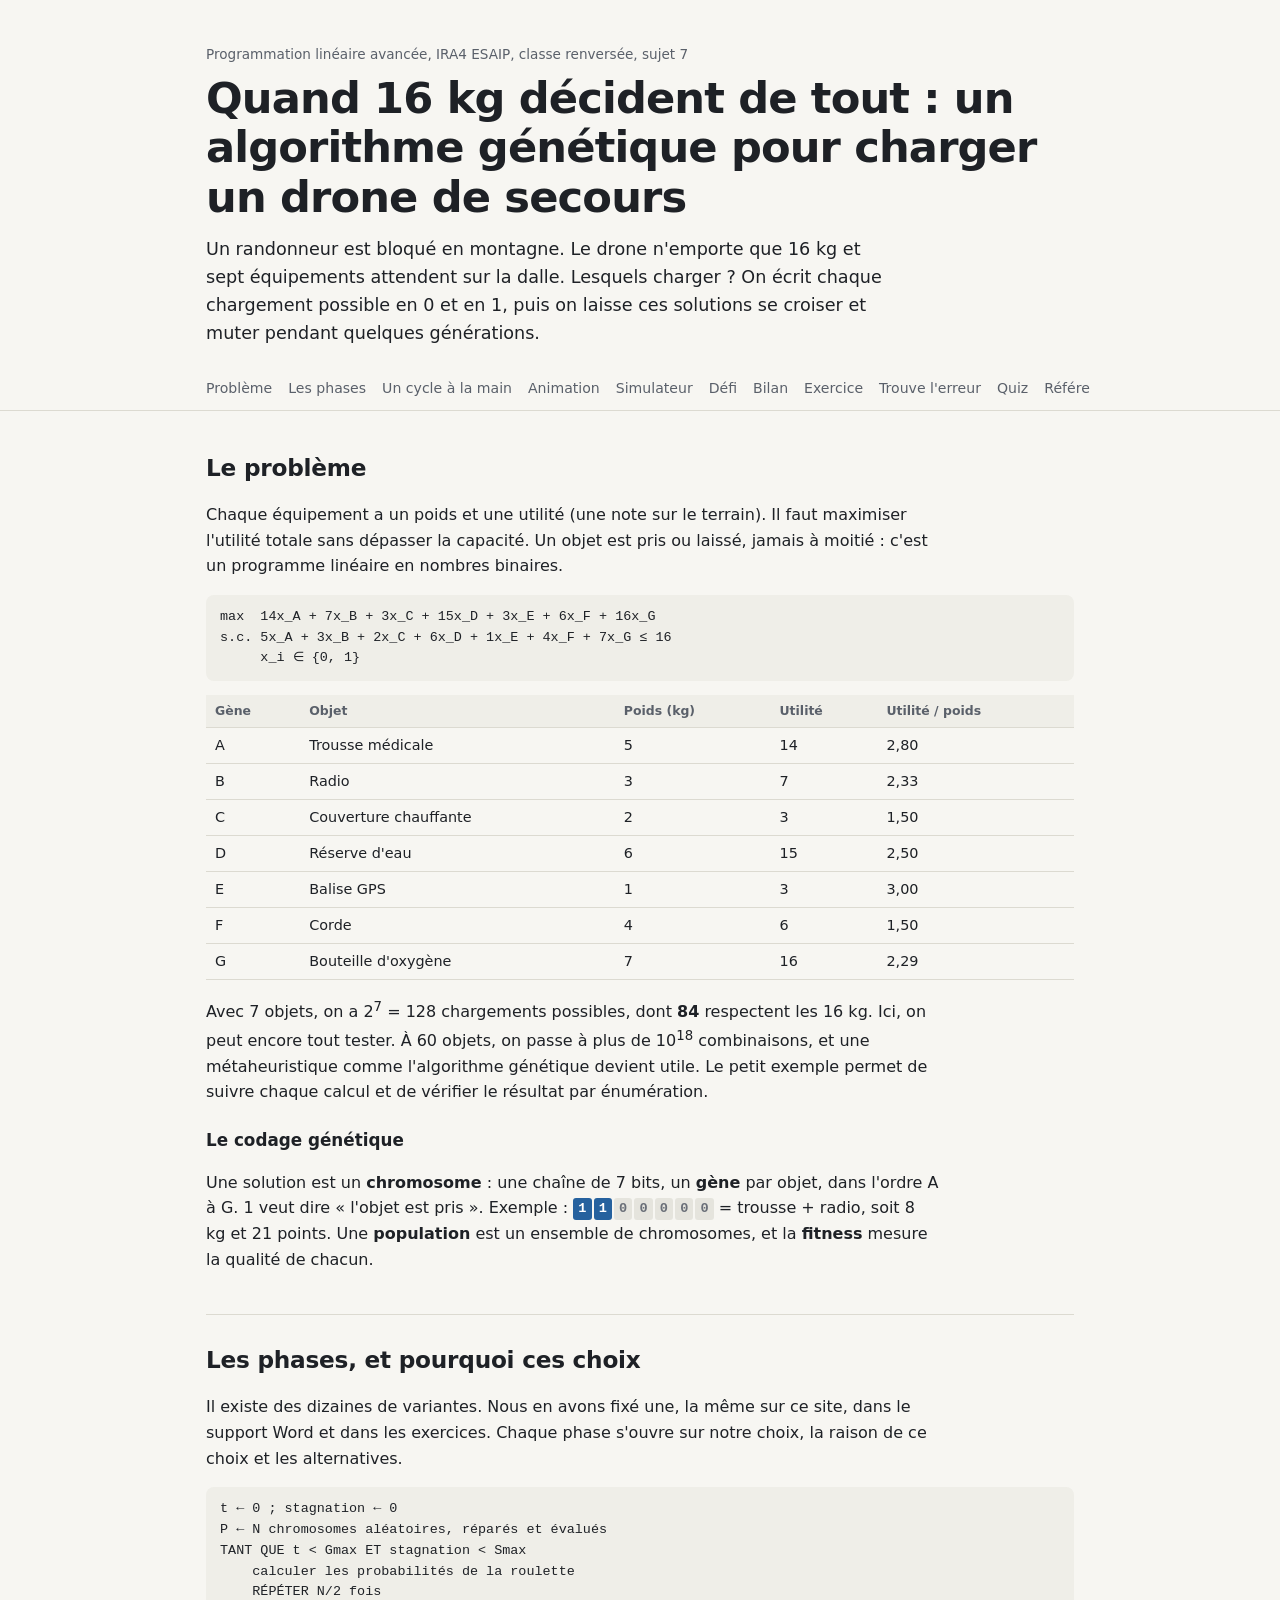
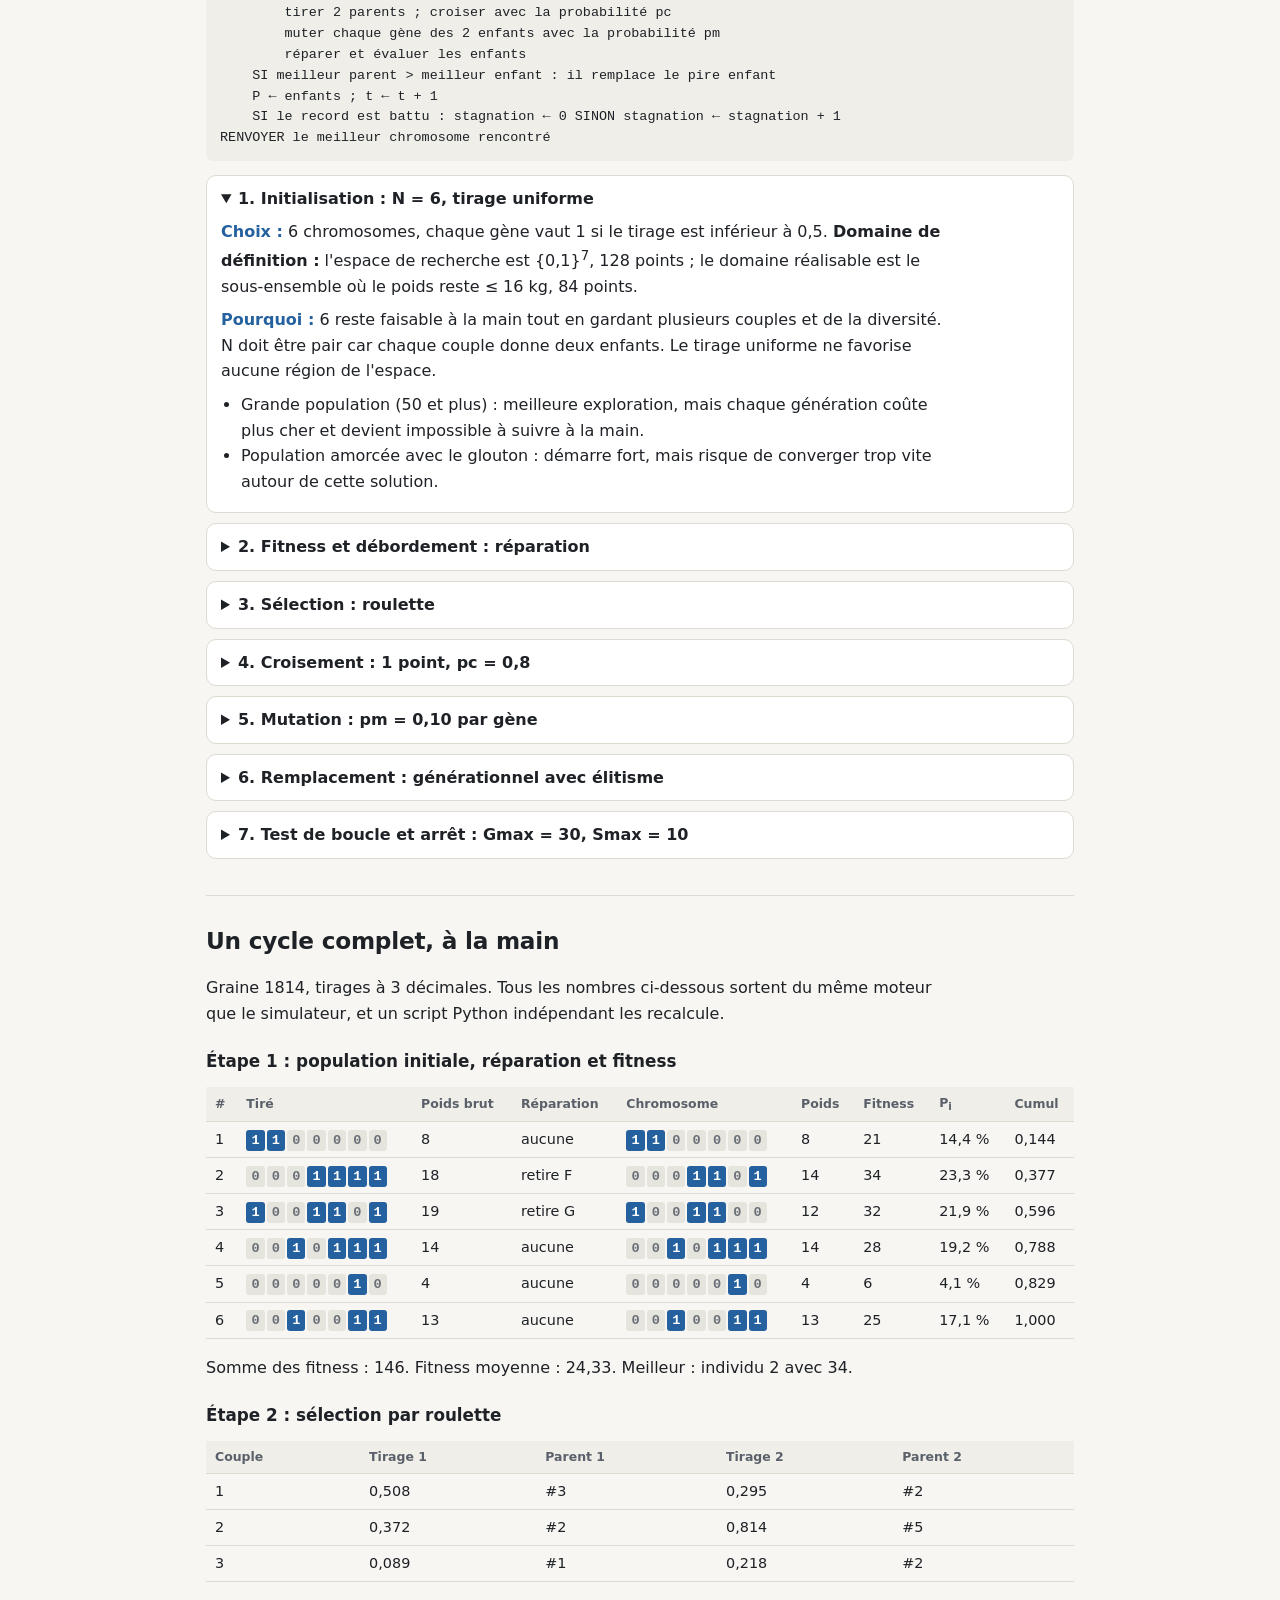
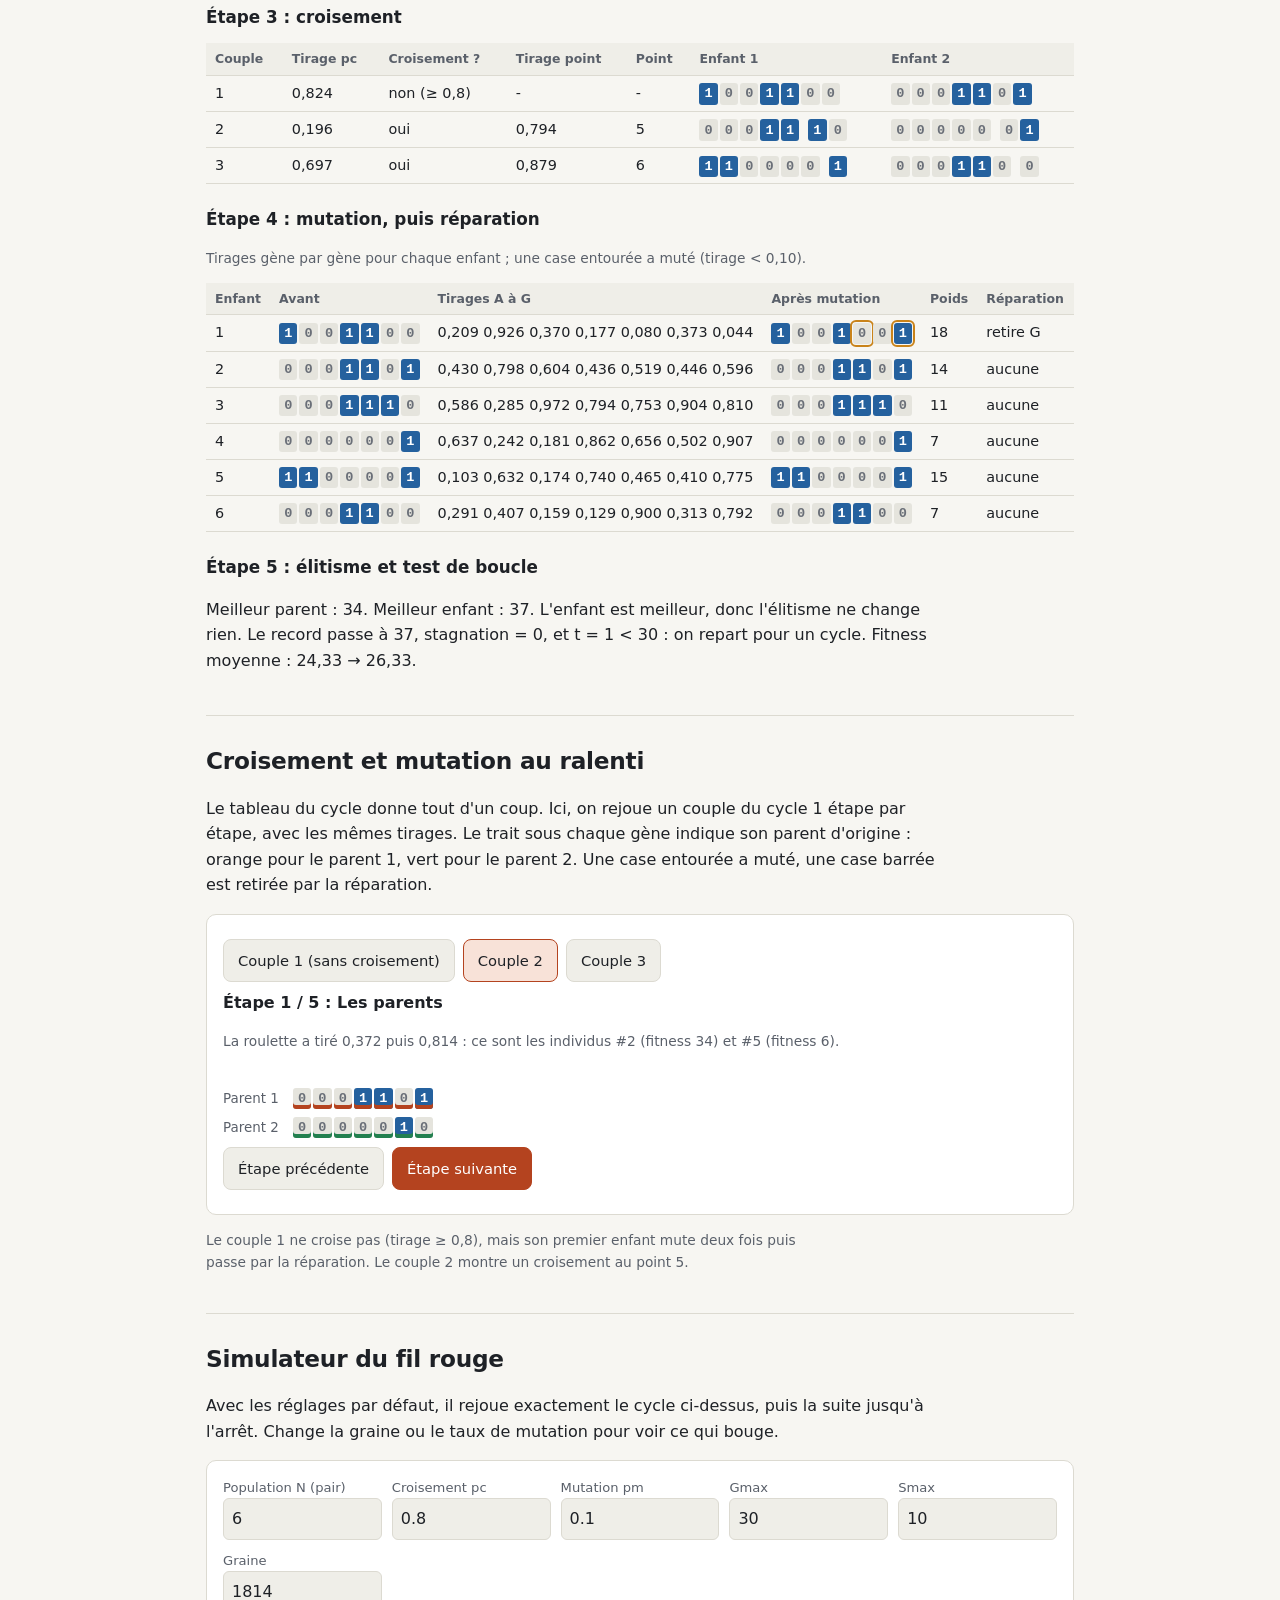
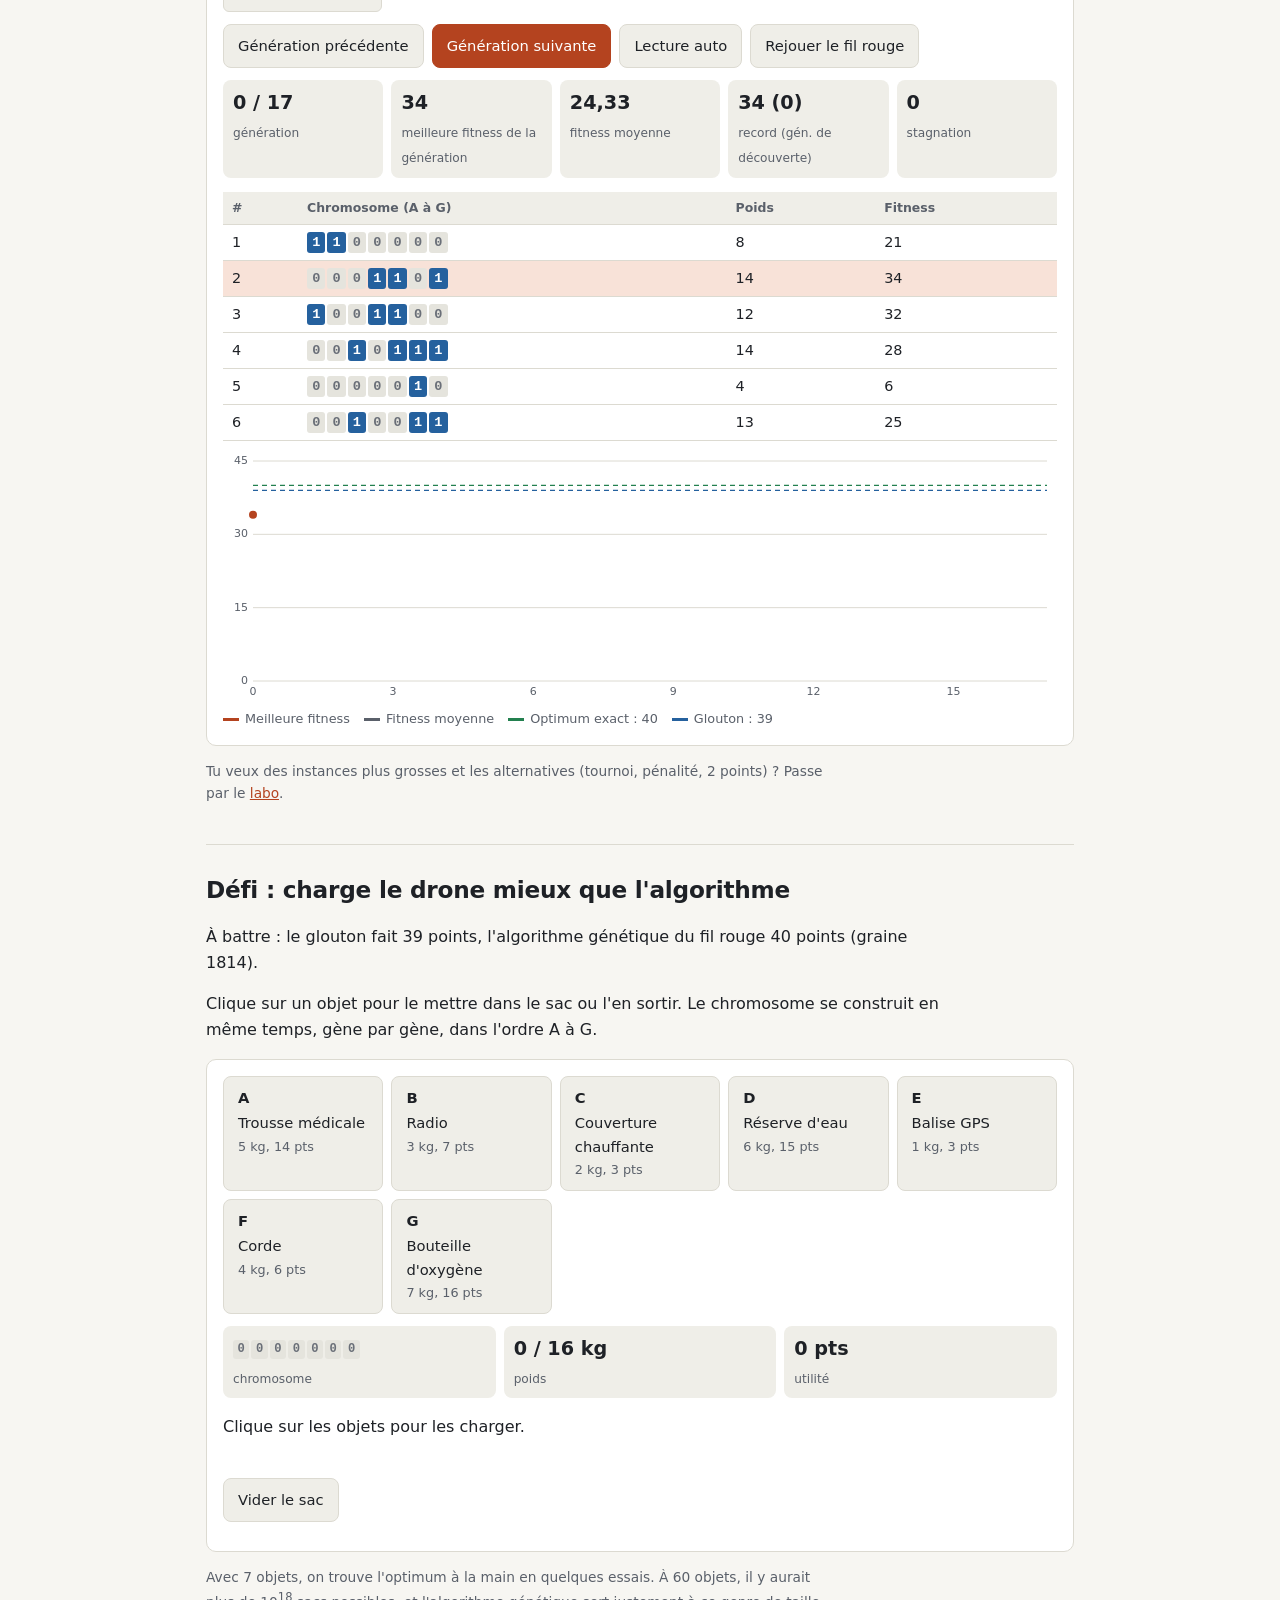
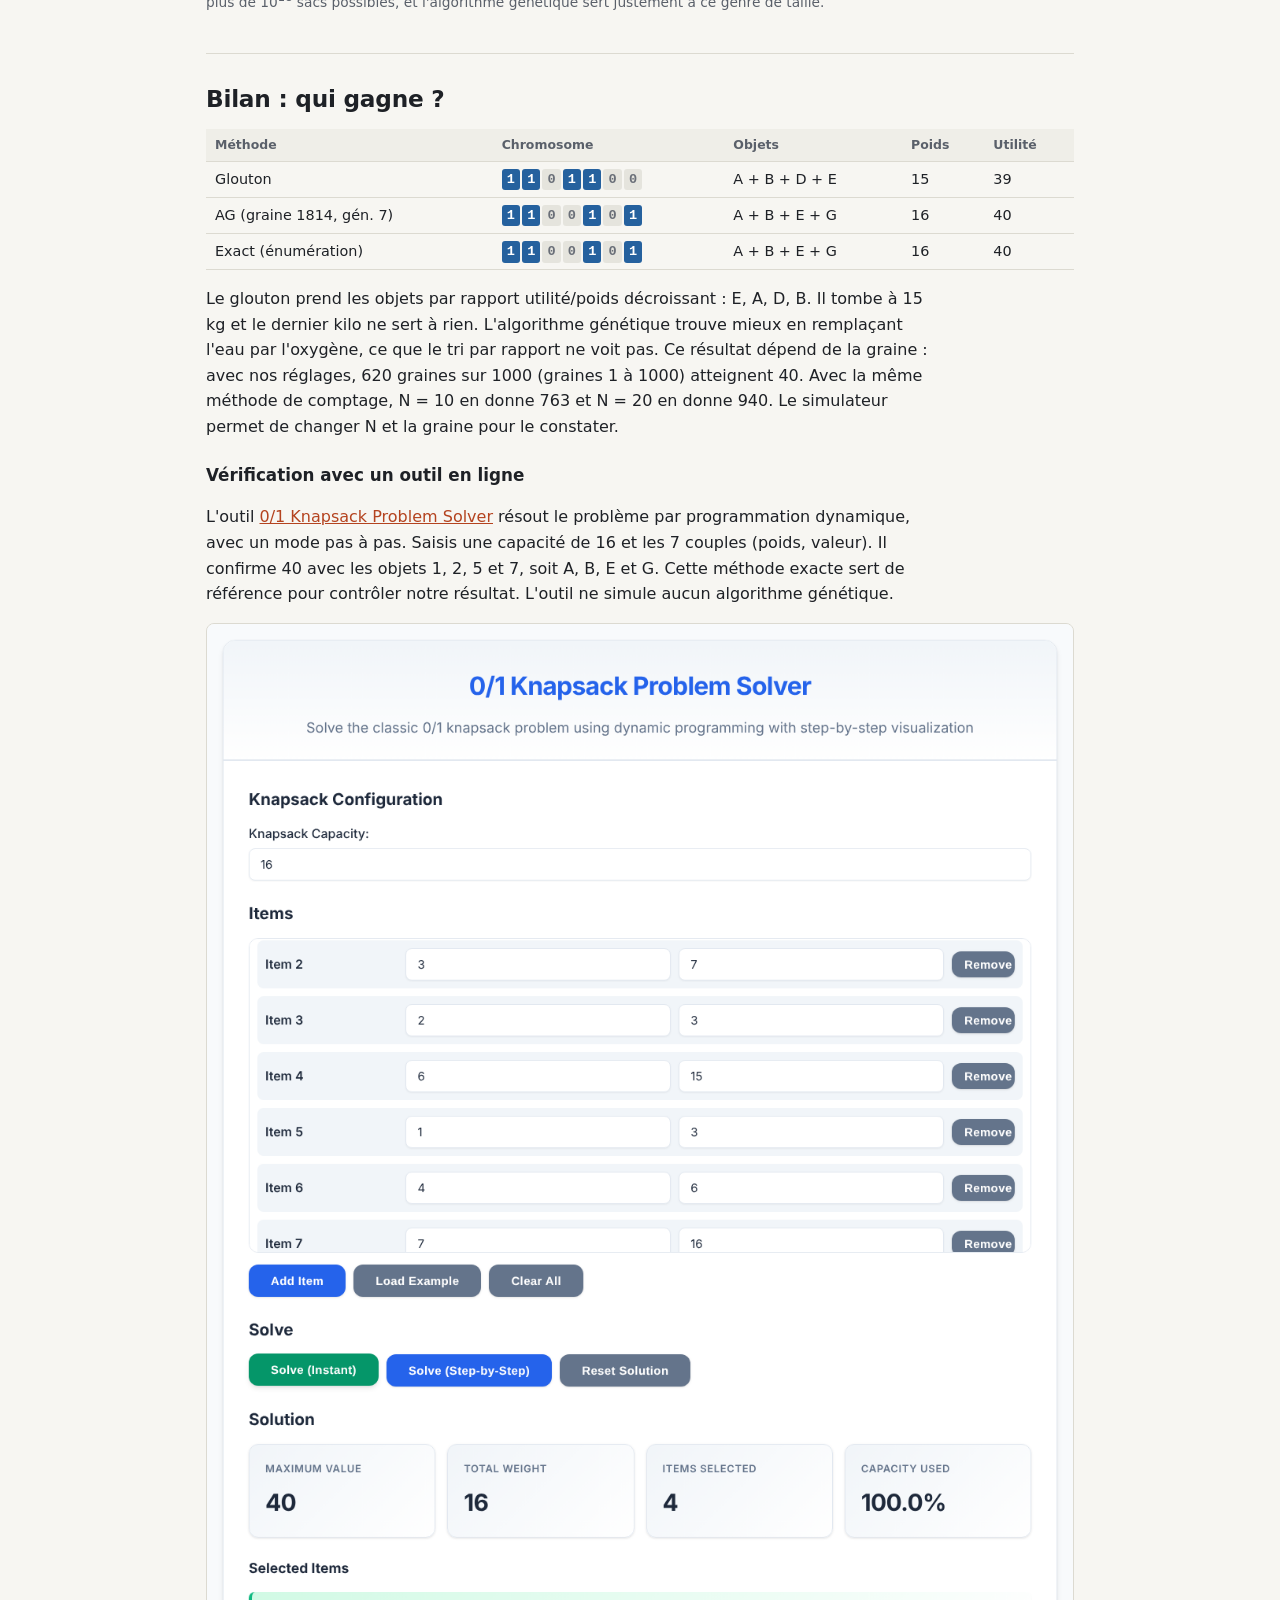
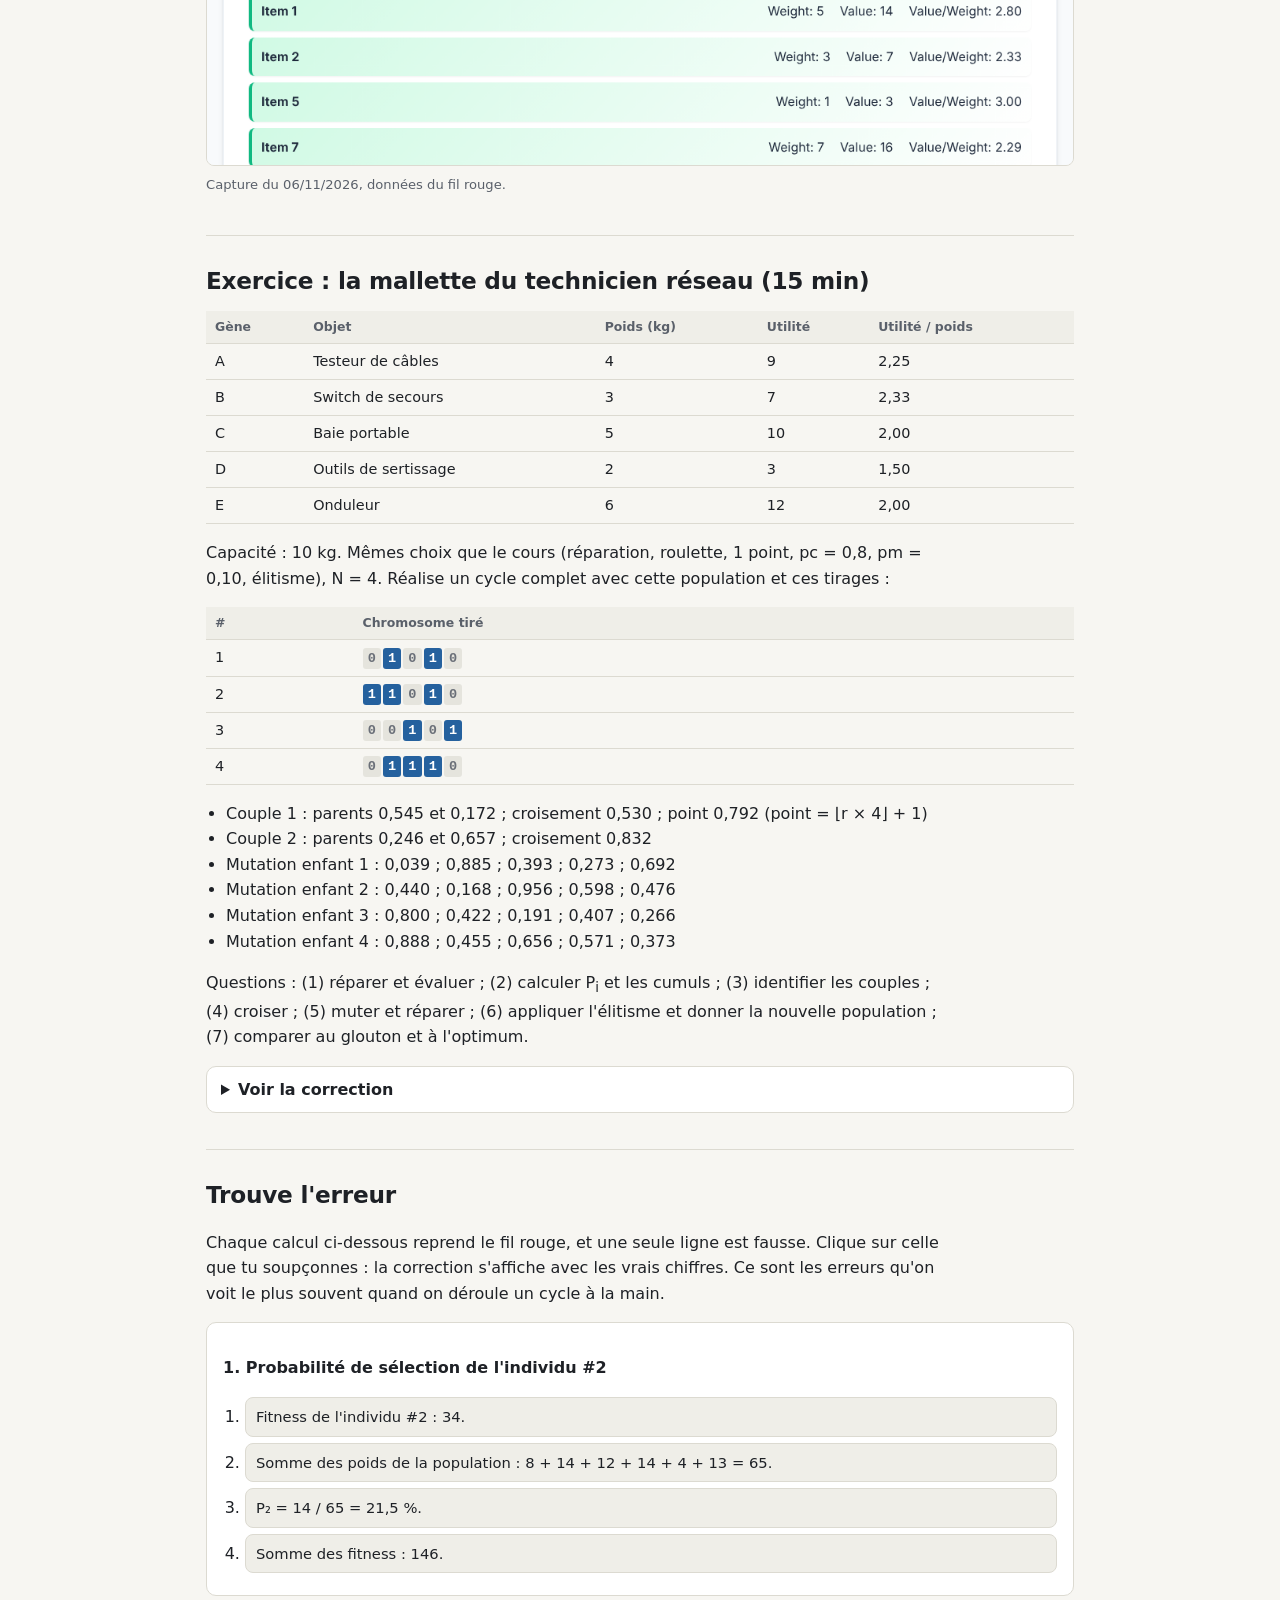
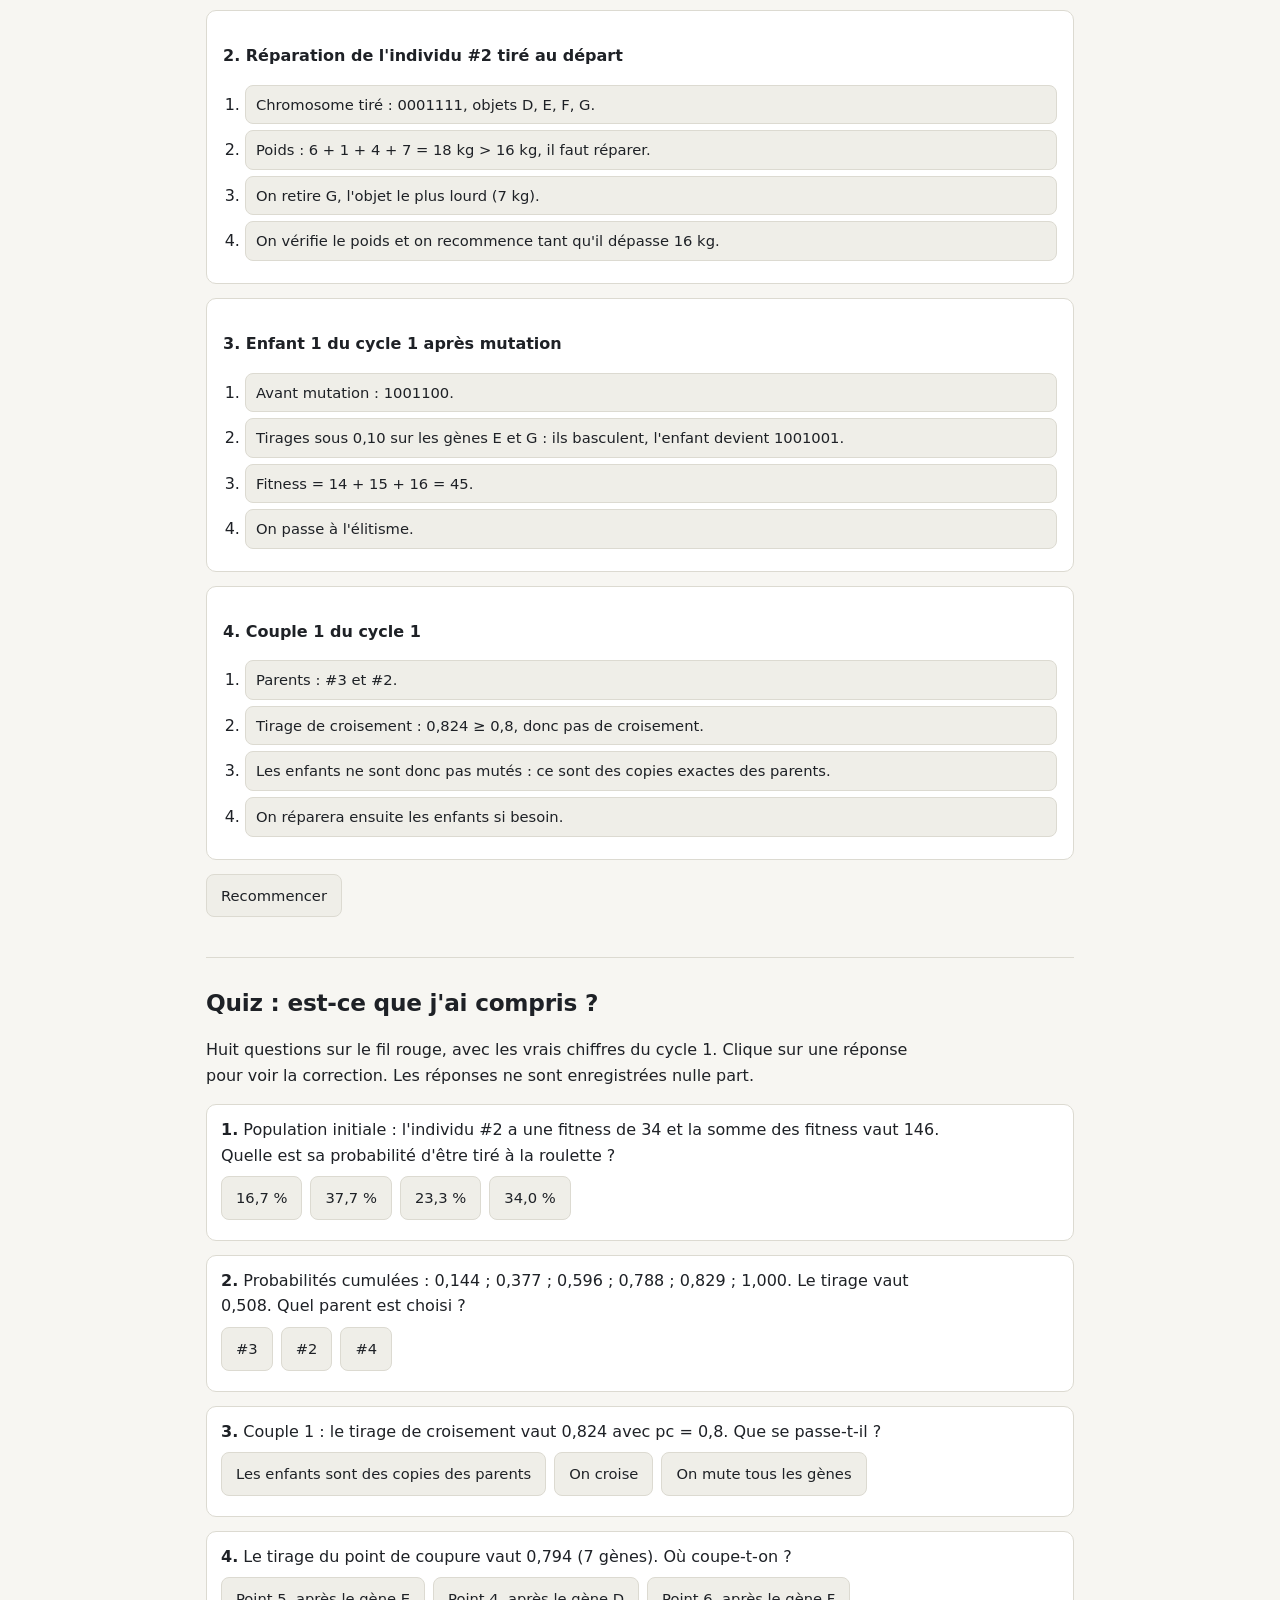
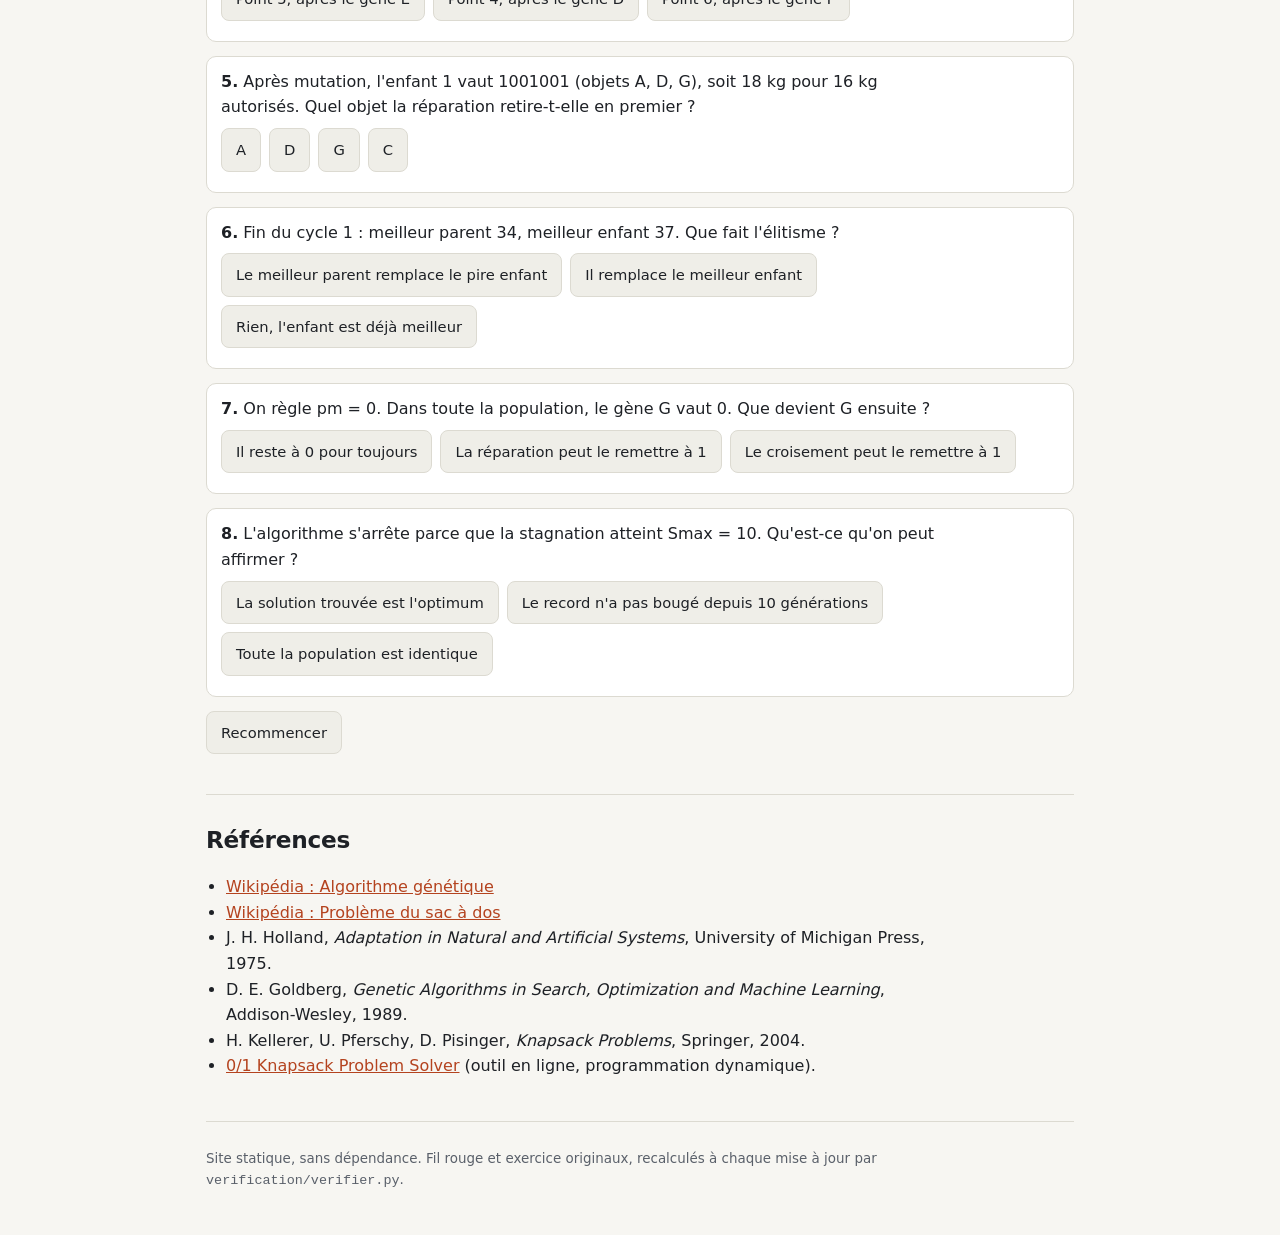
<file: index.html>
<!doctype html>
<html lang="fr">
<head>
<meta charset="utf-8">
<meta name="viewport" content="width=device-width, initial-scale=1">
<title>Sac à dos génétique</title>
<meta name="description" content="Support de cours vivant : algorithme génétique sur le problème du sac à dos en nombres binaires (ESAIP, IRA4, sujet 7).">
<link rel="stylesheet" href="style.css">
</head>
<body>
<div class="wrap">
<header class="hero">
  <p class="sur">Programmation linéaire avancée, IRA4 ESAIP, classe renversée, sujet 7</p>
  <h1>Quand 16 kg décident de tout : un algorithme génétique pour charger un drone de secours</h1>
  <p class="acc">Un randonneur est bloqué en montagne. Le drone n'emporte que 16 kg et sept équipements attendent sur la dalle. Lesquels charger ? On écrit chaque chargement possible en 0 et en 1, puis on laisse ces solutions se croiser et muter pendant quelques générations.</p>
</header>
</div>
<nav class="som"><div>
  <a href="#probleme">Problème</a><a href="#phases">Les phases</a><a href="#cycle">Un cycle à la main</a><a href="#animation">Animation</a><a href="#simulateur">Simulateur</a><a href="#defi">Défi</a><a href="#bilan">Bilan</a><a href="#exercice">Exercice</a><a href="#pieges">Trouve l'erreur</a><a href="#auto-eval">Quiz</a><a href="#refs">Références</a><a href="labo.html">Labo</a><a href="memo.html">Fiche mémo</a>
</div></nav>
<main class="wrap">

<section id="probleme">
  <h2>Le problème</h2>
  <p>Chaque équipement a un poids et une utilité (une note sur le terrain). Il faut maximiser l'utilité totale sans dépasser la capacité. Un objet est pris ou laissé, jamais à moitié : c'est un programme linéaire en nombres binaires.</p>
  <pre class="algo">max  14x_A + 7x_B + 3x_C + 15x_D + 3x_E + 6x_F + 16x_G
s.c. 5x_A + 3x_B + 2x_C + 6x_D + 1x_E + 4x_F + 7x_G ≤ 16
     x_i ∈ {0, 1}</pre>
  <div class="tab" id="tObjets"></div>
  <p>Avec 7 objets, on a 2<sup>7</sup> = 128 chargements possibles, dont <b id="nbReal"></b> respectent les 16 kg. Ici, on peut encore tout tester. À 60 objets, on passe à plus de 10<sup>18</sup> combinaisons, et une métaheuristique comme l'algorithme génétique devient utile. Le petit exemple permet de suivre chaque calcul et de vérifier le résultat par énumération.</p>
  <h3>Le codage génétique</h3>
  <p>Une solution est un <b>chromosome</b> : une chaîne de 7 bits, un <b>gène</b> par objet, dans l'ordre A à G. 1 veut dire « l'objet est pris ». Exemple : <span class="chrom" data-g="1100000"></span> = trousse + radio, soit 8 kg et 21 points. Une <b>population</b> est un ensemble de chromosomes, et la <b>fitness</b> mesure la qualité de chacun.</p>
</section>

<section id="phases">
  <h2>Les phases, et pourquoi ces choix</h2>
  <p>Il existe des dizaines de variantes. Nous en avons fixé une, la même sur ce site, dans le support Word et dans les exercices. Chaque phase s'ouvre sur notre choix, la raison de ce choix et les alternatives.</p>
  <pre class="algo">t ← 0 ; stagnation ← 0
P ← N chromosomes aléatoires, réparés et évalués
TANT QUE t &lt; Gmax ET stagnation &lt; Smax
    calculer les probabilités de la roulette
    RÉPÉTER N/2 fois
        tirer 2 parents ; croiser avec la probabilité pc
        muter chaque gène des 2 enfants avec la probabilité pm
        réparer et évaluer les enfants
    SI meilleur parent > meilleur enfant : il remplace le pire enfant
    P ← enfants ; t ← t + 1
    SI le record est battu : stagnation ← 0 SINON stagnation ← stagnation + 1
RENVOYER le meilleur chromosome rencontré</pre>

  <details open><summary>1. Initialisation : N = 6, tirage uniforme</summary>
    <p><span class="choix">Choix :</span> 6 chromosomes, chaque gène vaut 1 si le tirage est inférieur à 0,5. <b>Domaine de définition :</b> l'espace de recherche est {0,1}<sup>7</sup>, 128 points ; le domaine réalisable est le sous-ensemble où le poids reste ≤ 16 kg, 84 points.</p>
    <p><span class="choix">Pourquoi :</span> 6 reste faisable à la main tout en gardant plusieurs couples et de la diversité. N doit être pair car chaque couple donne deux enfants. Le tirage uniforme ne favorise aucune région de l'espace.</p>
    <ul><li>Grande population (50 et plus) : meilleure exploration, mais chaque génération coûte plus cher et devient impossible à suivre à la main.</li><li>Population amorcée avec le glouton : démarre fort, mais risque de converger trop vite autour de cette solution.</li></ul>
  </details>
  <details><summary>2. Fitness et débordement : réparation</summary>
    <p><span class="choix">Choix :</span> la fitness est l'utilité totale du sac. Si le sac dépasse 16 kg, on retire d'abord l'objet de plus petit rapport utilité/poids, et on recommence jusqu'à respecter la capacité. Ordre de retrait : C (1,50), F (1,50), G (2,29), B (2,33), D (2,50), A (2,80), E (3,00). À égalité, la lettre la plus basse part en premier.</p>
    <p><span class="choix">Pourquoi :</span> tous les individus restent réalisables, donc chaque fitness est une vraie valeur de sac, et le calcul à la main reste simple.</p>
    <ul><li>Pénalité (on soustrait un terme lié au dépassement) : très simple à coder et garde des gènes utiles dans des solutions interdites, mais le coefficient est délicat à régler et l'algorithme peut rendre une solution non réalisable.</li><li>Rejet (on jette le chromosome et on en tire un autre) : aucun réglage, mais on gaspille des tirages quand la capacité est serrée.</li></ul>
  </details>
  <details><summary>3. Sélection : roulette</summary>
    <p><span class="choix">Choix :</span> un individu est tiré avec la probabilité P<sub>i</sub> = f<sub>i</sub> / Σf. On calcule les probabilités cumulées et on prend le premier individu dont le cumul dépasse strictement le tirage.</p>
    <p><span class="choix">Pourquoi :</span> les bons sont favorisés sans éliminer les autres, et le calcul montre bien le lien entre fitness et reproduction.</p>
    <ul><li>Tournoi : pas de calcul de somme et pression réglable par la taille, mais moins parlant sur une feuille.</li><li>Rang : évite qu'un super-individu écrase les autres, mais demande un tri à chaque génération.</li></ul>
  </details>
  <details><summary>4. Croisement : 1 point, pc = 0,8</summary>
    <p><span class="choix">Choix :</span> pour chaque couple, le croisement a lieu si le tirage est inférieur à 0,8. Le point de coupure vaut alors ⌊r × 6⌋ + 1, donc entre 1 et 6, et les enfants échangent les queues de chromosome. Sinon, les enfants sont des copies des parents.</p>
    <p><span class="choix">Pourquoi :</span> c'est l'opérateur le plus lisible, et il garde ensemble des objets voisins. 0,8 assure beaucoup de brassage tout en laissant passer quelques bons parents intacts.</p>
    <ul><li>2 points : mélange plus le milieu du chromosome, mais demande un tirage de plus.</li><li>Uniforme : ne dépend pas de l'ordre des objets, mais casse davantage les bonnes associations.</li></ul>
  </details>
  <details><summary>5. Mutation : pm = 0,10 par gène</summary>
    <p><span class="choix">Choix :</span> chaque gène de chaque enfant bascule (0 ↔ 1) si son tirage est inférieur à 0,10.</p>
    <p><span class="choix">Pourquoi :</span> la mutation ramène de la diversité. La référence classique est 1/n ≈ 0,14 ; 0,10 donne en moyenne 4 mutations par génération ici, ce qui reste suivable et suffit à ne pas se bloquer.</p>
    <ul><li>pm trop faible : un gène perdu dans toute la population ne revient jamais.</li><li>pm trop forte : l'algorithme ressemble à un tirage au hasard.</li><li>Échange de deux gènes : garde le nombre d'objets constant, mais ne peut pas changer ce nombre seul.</li></ul>
  </details>
  <details><summary>6. Remplacement : générationnel avec élitisme</summary>
    <p><span class="choix">Choix :</span> les enfants remplacent les parents. Si le meilleur parent est strictement meilleur que le meilleur enfant, il prend la place du pire enfant.</p>
    <p><span class="choix">Pourquoi :</span> la population garde sa taille et le meilleur niveau ne recule jamais, avec une seule comparaison à faire.</p>
    <ul><li>Sans élitisme : plus de diversité, mais la meilleure solution peut disparaître de la population.</li><li>Élitisme fort : converge vite, souvent trop vite.</li></ul>
  </details>
  <details><summary>7. Test de boucle et arrêt : Gmax = 30, Smax = 10</summary>
    <p><span class="choix">Choix :</span> on continue tant que t &lt; 30 et que le record a été battu il y a moins de 10 générations. Deux raisons de s'arrêter : budget épuisé ou stagnation. On renvoie le meilleur chromosome vu depuis le début.</p>
    <p><span class="choix">Pourquoi :</span> Gmax garantit que l'algorithme se termine, et Smax évite de calculer dans le vide.</p>
    <ul><li>Valeur cible : arrêt immédiat quand on l'atteint, mais on connaît rarement l'optimum.</li><li>Diversité minimale : arrêt quand la population a convergé, mais c'est un calcul de plus.</li></ul>
    <p class="note">Quand l'algorithme s'arrête, on sait seulement que le record n'a pas bougé depuis Smax générations. Un algorithme génétique ne prouve jamais qu'il tient l'optimum.</p>
  </details>
</section>

<section id="cycle">
  <h2>Un cycle complet, à la main</h2>
  <p>Graine 1814, tirages à 3 décimales. Tous les nombres ci-dessous sortent du même moteur que le simulateur, et un script Python indépendant les recalcule.</p>
  <h3>Étape 1 : population initiale, réparation et fitness</h3>
  <div class="tab" id="tInit"></div>
  <p id="txtInit"></p>
  <h3>Étape 2 : sélection par roulette</h3>
  <div class="tab" id="tCouples"></div>
  <h3>Étape 3 : croisement</h3>
  <div class="tab" id="tCrois"></div>
  <h3>Étape 4 : mutation, puis réparation</h3>
  <p class="note">Tirages gène par gène pour chaque enfant ; une case entourée a muté (tirage &lt; 0,10).</p>
  <div class="tab" id="tMut"></div>
  <h3>Étape 5 : élitisme et test de boucle</h3>
  <p id="txtFin"></p>
</section>

<section id="animation">
  <h2>Croisement et mutation au ralenti</h2>
  <p>Le tableau du cycle donne tout d'un coup. Ici, on rejoue un couple du cycle 1 étape par étape, avec les mêmes tirages. Le trait sous chaque gène indique son parent d'origine : orange pour le parent 1, vert pour le parent 2. Une case entourée a muté, une case barrée est retirée par la réparation.</p>
  <div class="card">
    <div class="btns" id="anCouples" role="group" aria-label="Choix du couple"></div>
    <p id="anEtape" aria-live="polite"></p>
    <p id="anTexte" class="note"></p>
    <div id="anVue"></div>
    <div class="btns">
      <button id="anPrec" type="button">Étape précédente</button>
      <button id="anSuiv" type="button" class="p">Étape suivante</button>
    </div>
  </div>
  <p class="note">Le couple 1 ne croise pas (tirage ≥ 0,8), mais son premier enfant mute deux fois puis passe par la réparation. Le couple 2 montre un croisement au point 5.</p>
</section>

<section id="simulateur">
  <h2>Simulateur du fil rouge</h2>
  <p>Avec les réglages par défaut, il rejoue exactement le cycle ci-dessus, puis la suite jusqu'à l'arrêt. Change la graine ou le taux de mutation pour voir ce qui bouge.</p>
  <div class="card">
    <div class="reg">
      <div><label for="sN">Population N (pair)</label><input id="sN" type="number" min="2" max="60" step="2"></div>
      <div><label for="sPc">Croisement pc</label><input id="sPc" type="number" min="0" max="1" step="0.05"></div>
      <div><label for="sPm">Mutation pm</label><input id="sPm" type="number" min="0" max="1" step="0.01"></div>
      <div><label for="sG">Gmax</label><input id="sG" type="number" min="1" max="500"></div>
      <div><label for="sS">Smax</label><input id="sS" type="number" min="1" max="500"></div>
      <div><label for="sGr">Graine</label><input id="sGr" type="number"></div>
    </div>
    <div class="btns">
      <button id="bPrec">Génération précédente</button>
      <button id="bSuiv" class="p">Génération suivante</button>
      <button id="bAuto">Lecture auto</button>
      <button id="bFil">Rejouer le fil rouge</button>
    </div>
    <div class="stats">
      <div class="stat"><b id="vT"></b><span>génération</span></div>
      <div class="stat"><b id="vB"></b><span>meilleure fitness de la génération</span></div>
      <div class="stat"><b id="vM"></b><span>fitness moyenne</span></div>
      <div class="stat"><b id="vR"></b><span>record (gén. de découverte)</span></div>
      <div class="stat"><b id="vS"></b><span>stagnation</span></div>
    </div>
    <p id="vArret" class="note"></p>
    <div class="tab" id="tPop"></div>
    <div class="chart"><canvas id="courbe" role="img" aria-label="Évolution de la meilleure fitness et de la fitness moyenne par génération"></canvas></div>
    <div class="leg"><span style="--c:var(--accent)">Meilleure fitness</span><span style="--c:var(--muted)">Fitness moyenne</span><span style="--c:var(--vert)">Optimum exact : 40</span><span style="--c:var(--bleu)">Glouton : 39</span></div>
  </div>
  <p class="note">Tu veux des instances plus grosses et les alternatives (tournoi, pénalité, 2 points) ? Passe par le <a href="labo.html">labo</a>.</p>
</section>

<section id="defi">
  <h2>Défi : charge le drone mieux que l'algorithme</h2>
  <p id="dfRef"></p>
  <p>Clique sur un objet pour le mettre dans le sac ou l'en sortir. Le chromosome se construit en même temps, gène par gène, dans l'ordre A à G.</p>
  <div class="card">
    <div class="df-grille" id="dfObjets" role="group" aria-label="Objets à charger"></div>
    <div class="stats">
      <div class="stat"><b id="dfChrom"></b><span>chromosome</span></div>
      <div class="stat"><b id="dfPoids"></b><span>poids</span></div>
      <div class="stat"><b id="dfVal"></b><span>utilité</span></div>
    </div>
    <p id="dfMsg" aria-live="polite"></p>
    <div class="btns"><button id="dfVider" type="button">Vider le sac</button></div>
    <p id="dfScore" class="note"></p>
  </div>
  <p class="note">Avec 7 objets, on trouve l'optimum à la main en quelques essais. À 60 objets, il y aurait plus de 10<sup>18</sup> sacs possibles, et l'algorithme génétique sert justement à ce genre de taille.</p>
</section>

<section id="bilan">
  <h2>Bilan : qui gagne ?</h2>
  <div class="tab" id="tBilan"></div>
  <p>Le glouton prend les objets par rapport utilité/poids décroissant : E, A, D, B. Il tombe à 15 kg et le dernier kilo ne sert à rien. L'algorithme génétique trouve mieux en remplaçant l'eau par l'oxygène, ce que le tri par rapport ne voit pas. Ce résultat dépend de la graine : avec nos réglages, 620 graines sur 1000 (graines 1 à 1000) atteignent 40. Avec la même méthode de comptage, N = 10 en donne 763 et N = 20 en donne 940. Le simulateur permet de changer N et la graine pour le constater.</p>
  <h3>Vérification avec un outil en ligne</h3>
  <p>L'outil <a href="https://web-apps.thecoatlessprofessor.com/optimization/knapsack-app/" target="_blank" rel="noopener">0/1 Knapsack Problem Solver</a> résout le problème par programmation dynamique, avec un mode pas à pas. Saisis une capacité de 16 et les 7 couples (poids, valeur). Il confirme 40 avec les objets 1, 2, 5 et 7, soit A, B, E et G. Cette méthode exacte sert de référence pour contrôler notre résultat. L'outil ne simule aucun algorithme génétique.</p>
  <figure><img src="images/outil_en_ligne.png" alt="Résultat de l'outil en ligne : valeur maximale 40, poids total 16, objets 1, 2, 5 et 7" loading="lazy" width="900"><figcaption>Capture du 06/11/2026, données du fil rouge.</figcaption></figure>
</section>

<section id="exercice">
  <h2>Exercice : la mallette du technicien réseau (15 min)</h2>
  <div class="tab" id="tExo"></div>
  <p>Capacité : 10 kg. Mêmes choix que le cours (réparation, roulette, 1 point, pc = 0,8, pm = 0,10, élitisme), N = 4. Réalise un cycle complet avec cette population et ces tirages :</p>
  <div class="tab" id="tExoPop"></div>
  <ul id="lExoTir"></ul>
  <p>Questions : (1) réparer et évaluer ; (2) calculer P<sub>i</sub> et les cumuls ; (3) identifier les couples ; (4) croiser ; (5) muter et réparer ; (6) appliquer l'élitisme et donner la nouvelle population ; (7) comparer au glouton et à l'optimum.</p>
  <details><summary>Voir la correction</summary><div id="exoCorr"></div></details>
</section>

<section id="pieges">
  <h2>Trouve l'erreur</h2>
  <p>Chaque calcul ci-dessous reprend le fil rouge, et une seule ligne est fausse. Clique sur celle que tu soupçonnes : la correction s'affiche avec les vrais chiffres. Ce sont les erreurs qu'on voit le plus souvent quand on déroule un cycle à la main.</p>
  <div id="pgListe"></div>
  <div class="btns"><button id="pgReset" type="button">Recommencer</button></div>
  <p id="pgScore" class="note" aria-live="polite"></p>
</section>

<section id="auto-eval">
  <h2>Quiz : est-ce que j'ai compris ?</h2>
  <p>Huit questions sur le fil rouge, avec les vrais chiffres du cycle 1. Clique sur une réponse pour voir la correction. Les réponses ne sont enregistrées nulle part.</p>
  <div id="quiz"></div>
  <div class="btns"><button id="quizReset" type="button">Recommencer</button></div>
  <p id="quizScore" class="note" aria-live="polite"></p>
</section>

<section id="refs">
  <h2>Références</h2>
  <ul>
    <li><a href="https://fr.wikipedia.org/wiki/Algorithme_g%C3%A9n%C3%A9tique">Wikipédia : Algorithme génétique</a></li>
    <li><a href="https://fr.wikipedia.org/wiki/Probl%C3%A8me_du_sac_%C3%A0_dos">Wikipédia : Problème du sac à dos</a></li>
    <li>J. H. Holland, <i>Adaptation in Natural and Artificial Systems</i>, University of Michigan Press, 1975.</li>
    <li>D. E. Goldberg, <i>Genetic Algorithms in Search, Optimization and Machine Learning</i>, Addison-Wesley, 1989.</li>
    <li>H. Kellerer, U. Pferschy, D. Pisinger, <i>Knapsack Problems</i>, Springer, 2004.</li>
    <li><a href="https://web-apps.thecoatlessprofessor.com/optimization/knapsack-app/">0/1 Knapsack Problem Solver</a> (outil en ligne, programmation dynamique).</li>
  </ul>
</section>
</main>
<div class="wrap"><footer>Site statique, sans dépendance. Fil rouge et exercice originaux, recalculés à chaque mise à jour par <code>verification/verifier.py</code>.</footer></div>
<script src="js/ag.js"></script>
<script src="js/donnees.js"></script>
<script src="js/site.js"></script>
<script src="js/interactif.js"></script>
<script src="js/defi.js"></script>
<script src="js/pieges.js"></script>
</body>
</html>
</file>
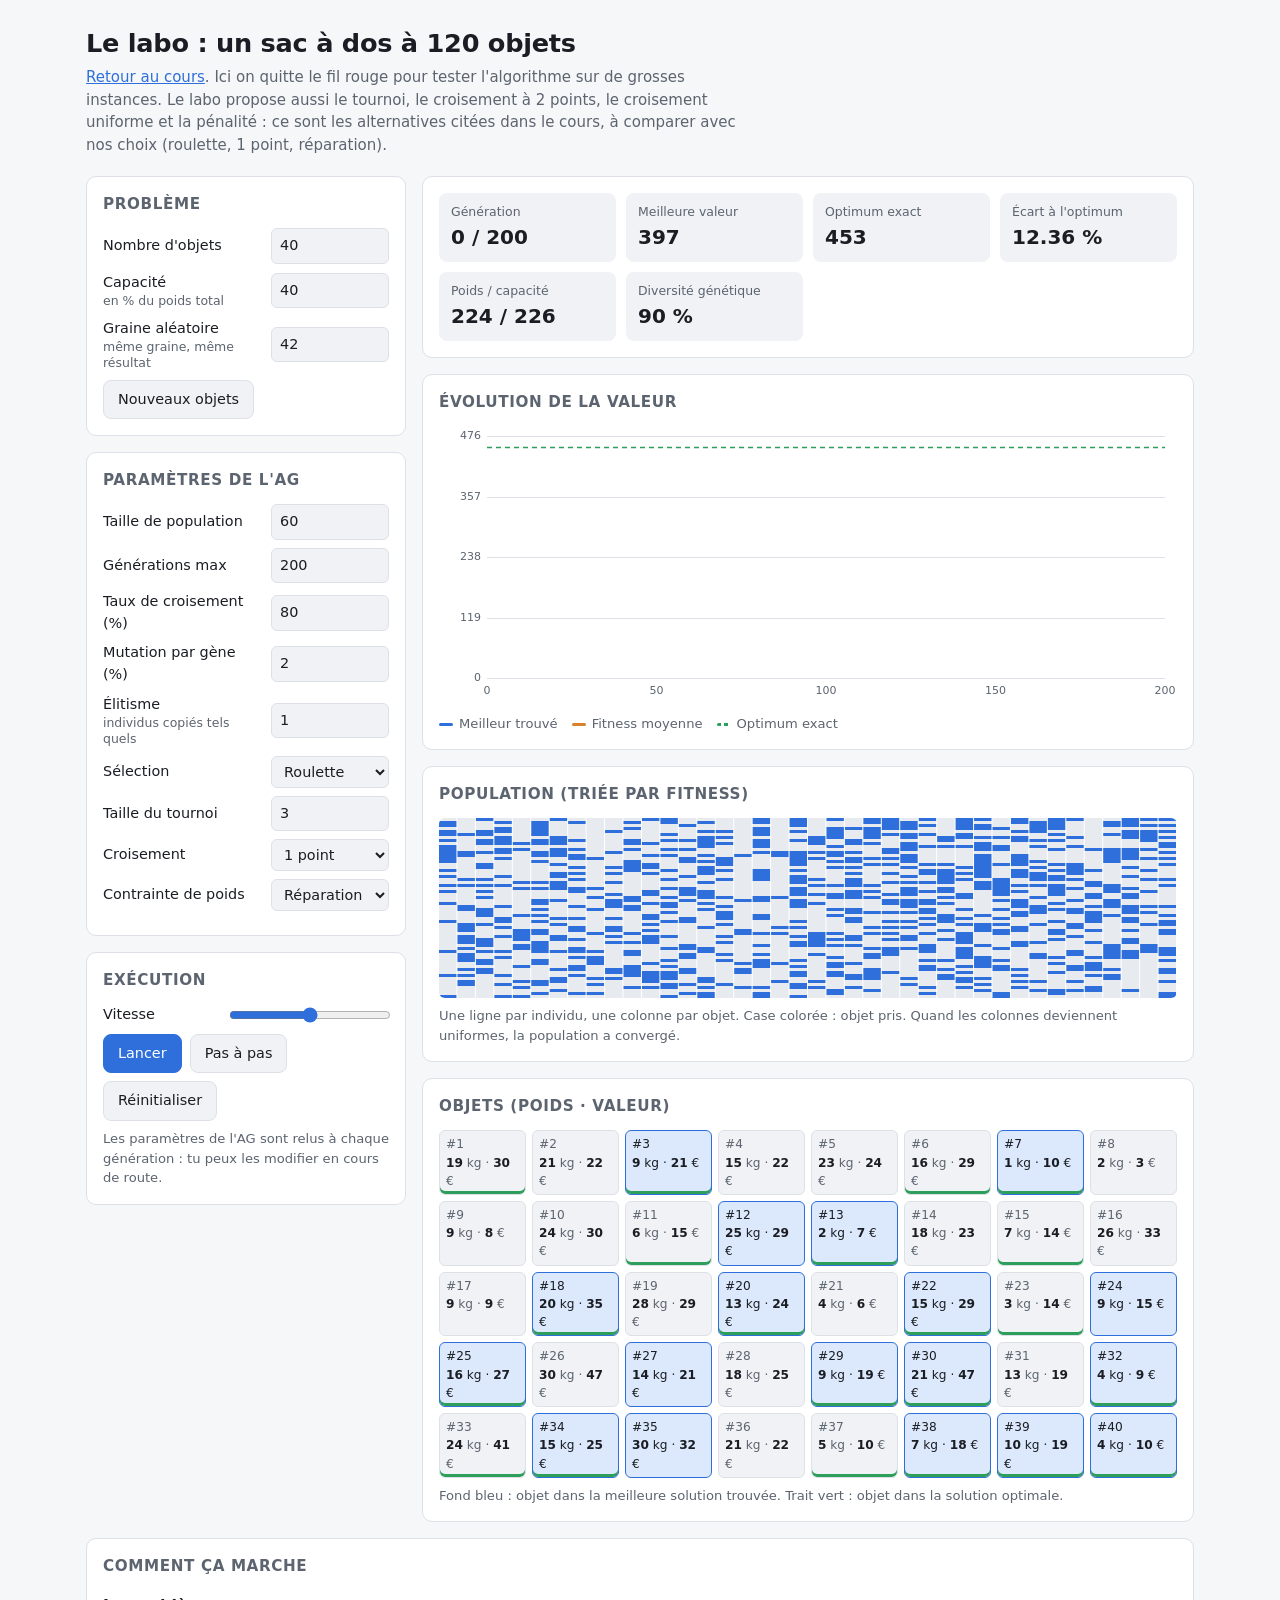
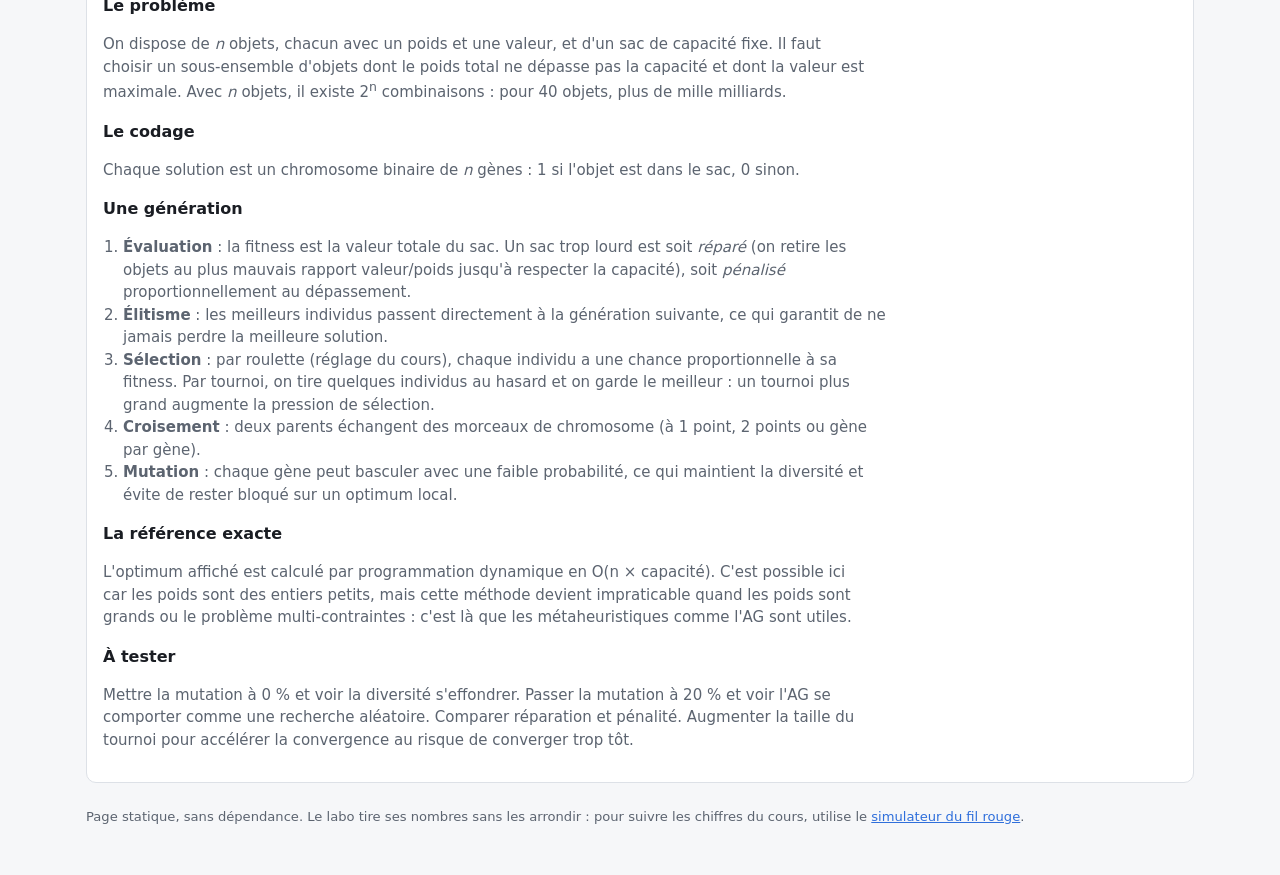
<file: labo.html>
<!doctype html>
<html lang="fr">
<head>
<meta charset="utf-8">
<meta name="viewport" content="width=device-width, initial-scale=1">
<title>Labo sac à dos</title>
<meta name="description" content="Simulation interactive d'un algorithme génétique qui résout le problème du sac à dos 0/1, comparé à l'optimum exact calculé par programmation dynamique.">
<style>
:root {
  --bg: #f6f7f9;
  --surface: #ffffff;
  --surface-2: #f0f2f5;
  --border: #dde1e7;
  --text: #1a1d23;
  --muted: #5c6470;
  --accent: #2f6fdb;
  --accent-soft: #dce8fb;
  --best: #2f6fdb;
  --mean: #d9822b;
  --opt: #2e9e5b;
  --danger: #c93c3c;
  --cell-off: #e7eaef;
  --radius: 10px;
  color-scheme: light;
}
@media (prefers-color-scheme: dark) {
  :root:not([data-theme="light"]) {
    --bg: #111317;
    --surface: #1a1d23;
    --surface-2: #22262e;
    --border: #2f343d;
    --text: #e8eaee;
    --muted: #9aa2ae;
    --accent: #6ea0ff;
    --accent-soft: #233656;
    --best: #6ea0ff;
    --mean: #f0a258;
    --opt: #4fc683;
    --danger: #f07070;
    --cell-off: #2a2f38;
    color-scheme: dark;
  }
}
:root[data-theme="dark"] {
  --bg: #111317;
  --surface: #1a1d23;
  --surface-2: #22262e;
  --border: #2f343d;
  --text: #e8eaee;
  --muted: #9aa2ae;
  --accent: #6ea0ff;
  --accent-soft: #233656;
  --best: #6ea0ff;
  --mean: #f0a258;
  --opt: #4fc683;
  --danger: #f07070;
  --cell-off: #2a2f38;
  color-scheme: dark;
}
* { box-sizing: border-box; }
html, body { margin: 0; }
body {
  background: var(--bg);
  color: var(--text);
  font: 15px/1.5 system-ui, -apple-system, "Segoe UI", Roboto, sans-serif;
}
.wrap { max-width: 1140px; margin: 0 auto; padding: 24px 16px 48px; }
header h1 { margin: 0 0 4px; font-size: 1.6rem; letter-spacing: -0.01em; }
header p { margin: 0; color: var(--muted); max-width: 70ch; }
.layout { display: grid; grid-template-columns: 320px minmax(0, 1fr); gap: 16px; margin-top: 20px; }
@media (max-width: 860px) { .layout { grid-template-columns: 1fr; } }
.card {
  background: var(--surface);
  border: 1px solid var(--border);
  border-radius: var(--radius);
  padding: 16px;
}
.card h2 { font-size: 0.95rem; margin: 0 0 12px; text-transform: uppercase; letter-spacing: 0.04em; color: var(--muted); }
.stack { display: flex; flex-direction: column; gap: 16px; min-width: 0; }
.field { display: grid; grid-template-columns: 1fr 118px; align-items: center; gap: 8px; margin-bottom: 8px; }
.field label { font-size: 0.9rem; }
.field small { display: block; color: var(--muted); font-size: 0.78rem; line-height: 1.3; }
input[type="number"], select {
  width: 100%;
  padding: 6px 8px;
  border: 1px solid var(--border);
  border-radius: 6px;
  background: var(--surface-2);
  color: var(--text);
  font: inherit;
  font-size: 0.9rem;
}
input[type="range"] { width: 100%; accent-color: var(--accent); }
.btns { display: flex; flex-wrap: wrap; gap: 8px; margin-top: 4px; }
button {
  font: inherit;
  font-size: 0.9rem;
  padding: 8px 14px;
  border-radius: 8px;
  border: 1px solid var(--border);
  background: var(--surface-2);
  color: var(--text);
  cursor: pointer;
}
button:hover { border-color: var(--accent); }
button.primary { background: var(--accent); border-color: var(--accent); color: #fff; }
button:disabled { opacity: 0.5; cursor: default; }
.stats { display: grid; grid-template-columns: repeat(auto-fit, minmax(140px, 1fr)); gap: 10px; }
.stat { background: var(--surface-2); border-radius: 8px; padding: 10px 12px; }
.stat .k { font-size: 0.78rem; color: var(--muted); }
.stat .v { font-size: 1.25rem; font-weight: 600; font-variant-numeric: tabular-nums; }
.stat .v.ok { color: var(--opt); }
.chart-box { position: relative; width: 100%; height: 280px; }
.chart-box canvas { width: 100%; height: 100%; display: block; }
.legend { display: flex; flex-wrap: wrap; gap: 14px; font-size: 0.82rem; color: var(--muted); margin-top: 8px; }
.legend span::before { content: ""; display: inline-block; width: 14px; height: 3px; margin-right: 6px; vertical-align: middle; background: var(--c); border-radius: 2px; }
.legend .dash::before { background: repeating-linear-gradient(90deg, var(--c) 0 4px, transparent 4px 7px); }
.pop-box { width: 100%; height: 180px; }
.pop-box canvas { width: 100%; height: 100%; display: block; border-radius: 6px; }
.items { display: grid; grid-template-columns: repeat(auto-fill, minmax(78px, 1fr)); gap: 6px; }
.item {
  border: 1px solid var(--border);
  border-radius: 6px;
  padding: 4px 6px;
  font-size: 0.76rem;
  font-variant-numeric: tabular-nums;
  background: var(--surface-2);
  color: var(--muted);
}
.item b { color: var(--text); font-weight: 600; }
.item.sel { background: var(--accent-soft); border-color: var(--accent); color: var(--text); }
.item.opt { box-shadow: inset 0 -3px 0 var(--opt); }
.hint { font-size: 0.82rem; color: var(--muted); margin: 8px 0 0; }
.explain { margin-top: 16px; }
.explain h3 { margin: 16px 0 4px; font-size: 1rem; }
.explain p, .explain li { color: var(--muted); max-width: 80ch; }
.explain ol { padding-left: 20px; }
a { color: var(--accent); }
footer { margin-top: 24px; font-size: 0.82rem; color: var(--muted); }
</style>
</head>
<body>
<div class="wrap">
  <header>
    <h1>Le labo : un sac à dos à 120 objets</h1>
    <p><a href="index.html">Retour au cours</a>. Ici on quitte le fil rouge pour tester l'algorithme sur de grosses instances. Le labo propose aussi le tournoi, le croisement à 2 points, le croisement uniforme et la pénalité : ce sont les alternatives citées dans le cours, à comparer avec nos choix (roulette, 1 point, réparation).</p>
  </header>

  <div class="layout">
    <div class="stack">
      <section class="card">
        <h2>Problème</h2>
        <div class="field"><label for="nItems">Nombre d'objets</label><input id="nItems" type="number" min="5" max="120" value="40"></div>
        <div class="field"><label for="capRatio">Capacité<small>en % du poids total</small></label><input id="capRatio" type="number" min="5" max="95" value="40"></div>
        <div class="field"><label for="seed">Graine aléatoire<small>même graine, même résultat</small></label><input id="seed" type="number" value="42"></div>
        <div class="btns"><button id="btnNew">Nouveaux objets</button></div>
      </section>

      <section class="card">
        <h2>Paramètres de l'AG</h2>
        <div class="field"><label for="popSize">Taille de population</label><input id="popSize" type="number" min="4" max="1000" value="60"></div>
        <div class="field"><label for="maxGen">Générations max</label><input id="maxGen" type="number" min="1" max="5000" value="200"></div>
        <div class="field"><label for="pc">Taux de croisement (%)</label><input id="pc" type="number" min="0" max="100" value="80"></div>
        <div class="field"><label for="pm">Mutation par gène (%)</label><input id="pm" type="number" min="0" max="50" step="0.1" value="2"></div>
        <div class="field"><label for="elite">Élitisme<small>individus copiés tels quels</small></label><input id="elite" type="number" min="0" max="50" value="1"></div>
        <div class="field"><label for="selection">Sélection</label><select id="selection"><option value="roulette" selected>Roulette</option><option value="tournoi">Tournoi</option></select></div>
        <div class="field"><label for="tourn">Taille du tournoi</label><input id="tourn" type="number" min="1" max="20" value="3"></div>
        <div class="field"><label for="xover">Croisement</label>
          <select id="xover"><option value="1" selected>1 point</option><option value="2">2 points</option><option value="u">Uniforme</option></select></div>
        <div class="field"><label for="constraint">Contrainte de poids</label>
          <select id="constraint"><option value="repair" selected>Réparation</option><option value="penalty">Pénalité</option></select></div>
      </section>

      <section class="card">
        <h2>Exécution</h2>
        <div class="field" style="grid-template-columns: 1fr 1.4fr"><label for="speed">Vitesse</label><input id="speed" type="range" min="1" max="5" value="3"></div>
        <div class="btns">
          <button id="btnRun" class="primary">Lancer</button>
          <button id="btnStep">Pas à pas</button>
          <button id="btnReset">Réinitialiser</button>
        </div>
        <p class="hint">Les paramètres de l'AG sont relus à chaque génération : tu peux les modifier en cours de route.</p>
      </section>
    </div>

    <div class="stack">
      <section class="card">
        <div class="stats">
          <div class="stat"><div class="k">Génération</div><div class="v" id="sGen">0</div></div>
          <div class="stat"><div class="k">Meilleure valeur</div><div class="v" id="sBest">0</div></div>
          <div class="stat"><div class="k">Optimum exact</div><div class="v" id="sOpt">0</div></div>
          <div class="stat"><div class="k">Écart à l'optimum</div><div class="v" id="sGap">-</div></div>
          <div class="stat"><div class="k">Poids / capacité</div><div class="v" id="sWeight">0 / 0</div></div>
          <div class="stat"><div class="k">Diversité génétique</div><div class="v" id="sDiv">-</div></div>
        </div>
      </section>

      <section class="card">
        <h2>Évolution de la valeur</h2>
        <div class="chart-box"><canvas id="chart"></canvas></div>
        <div class="legend">
          <span style="--c: var(--best)">Meilleur trouvé</span>
          <span style="--c: var(--mean)">Fitness moyenne</span>
          <span class="dash" style="--c: var(--opt)">Optimum exact</span>
        </div>
      </section>

      <section class="card">
        <h2>Population (triée par fitness)</h2>
        <div class="pop-box"><canvas id="popCanvas"></canvas></div>
        <p class="hint">Une ligne par individu, une colonne par objet. Case colorée : objet pris. Quand les colonnes deviennent uniformes, la population a convergé.</p>
      </section>

      <section class="card">
        <h2>Objets (poids · valeur)</h2>
        <div class="items" id="items"></div>
        <p class="hint">Fond bleu : objet dans la meilleure solution trouvée. Trait vert : objet dans la solution optimale.</p>
      </section>
    </div>
  </div>

  <section class="card explain">
    <h2>Comment ça marche</h2>
    <h3>Le problème</h3>
    <p>On dispose de <em>n</em> objets, chacun avec un poids et une valeur, et d'un sac de capacité fixe. Il faut choisir un sous-ensemble d'objets dont le poids total ne dépasse pas la capacité et dont la valeur est maximale. Avec <em>n</em> objets, il existe 2<sup>n</sup> combinaisons : pour 40 objets, plus de mille milliards.</p>
    <h3>Le codage</h3>
    <p>Chaque solution est un chromosome binaire de <em>n</em> gènes : 1 si l'objet est dans le sac, 0 sinon.</p>
    <h3>Une génération</h3>
    <ol>
      <li><strong>Évaluation</strong> : la fitness est la valeur totale du sac. Un sac trop lourd est soit <em>réparé</em> (on retire les objets au plus mauvais rapport valeur/poids jusqu'à respecter la capacité), soit <em>pénalisé</em> proportionnellement au dépassement.</li>
      <li><strong>Élitisme</strong> : les meilleurs individus passent directement à la génération suivante, ce qui garantit de ne jamais perdre la meilleure solution.</li>
      <li><strong>Sélection</strong> : par roulette (réglage du cours), chaque individu a une chance proportionnelle à sa fitness. Par tournoi, on tire quelques individus au hasard et on garde le meilleur : un tournoi plus grand augmente la pression de sélection.</li>
      <li><strong>Croisement</strong> : deux parents échangent des morceaux de chromosome (à 1 point, 2 points ou gène par gène).</li>
      <li><strong>Mutation</strong> : chaque gène peut basculer avec une faible probabilité, ce qui maintient la diversité et évite de rester bloqué sur un optimum local.</li>
    </ol>
    <h3>La référence exacte</h3>
    <p>L'optimum affiché est calculé par programmation dynamique en O(n × capacité). C'est possible ici car les poids sont des entiers petits, mais cette méthode devient impraticable quand les poids sont grands ou le problème multi-contraintes : c'est là que les métaheuristiques comme l'AG sont utiles.</p>
    <h3>À tester</h3>
    <p>Mettre la mutation à 0 % et voir la diversité s'effondrer. Passer la mutation à 20 % et voir l'AG se comporter comme une recherche aléatoire. Comparer réparation et pénalité. Augmenter la taille du tournoi pour accélérer la convergence au risque de converger trop tôt.</p>
  </section>

  <footer>Page statique, sans dépendance. Le labo tire ses nombres sans les arrondir : pour suivre les chiffres du cours, utilise le <a href="index.html#simulateur">simulateur du fil rouge</a>.</footer>
</div>

<script>
(() => {
  "use strict";
  const $ = id => document.getElementById(id);

  function mulberry32(a) {
    return function () {
      a |= 0; a = (a + 0x6D2B79F5) | 0;
      let t = Math.imul(a ^ (a >>> 15), 1 | a);
      t = (t + Math.imul(t ^ (t >>> 7), 61 | t)) ^ t;
      return ((t ^ (t >>> 14)) >>> 0) / 4294967296;
    };
  }
  const clampInt = (v, lo, hi, def) => { v = Math.round(Number(v)); return Number.isFinite(v) ? Math.min(hi, Math.max(lo, v)) : def; };
  const clampNum = (v, lo, hi, def) => { v = Number(v); return Number.isFinite(v) ? Math.min(hi, Math.max(lo, v)) : def; };

  // ---------- État ----------
  let items = [], capacity = 0, optValue = 0, optSet = null, repairOrder = [], maxRatio = 1;
  let rand = Math.random;
  let pop = [], gen = 0, history = [], bestEver = null, diversity = null;
  let running = false, timer = null;

  function params() {
    const n = items.length;
    return {
      N: clampInt($("popSize").value, 4, 1000, 60),
      maxGen: clampInt($("maxGen").value, 1, 5000, 200),
      pc: clampNum($("pc").value, 0, 100, 85) / 100,
      pm: clampNum($("pm").value, 0, 50, 2) / 100,
      elite: clampInt($("elite").value, 0, 50, 2),
      tourn: clampInt($("tourn").value, 1, 20, 3),
      selection: $("selection").value,
      xover: $("xover").value,
      mode: $("constraint").value,
      n
    };
  }

  // ---------- Problème ----------
  function newProblem() {
    const n = clampInt($("nItems").value, 5, 120, 40);
    const ratio = clampNum($("capRatio").value, 5, 95, 40) / 100;
    const seed = clampInt($("seed").value, -1e9, 1e9, 42);
    const r = mulberry32(seed);
    items = [];
    for (let i = 0; i < n; i++) {
      const w = 1 + Math.floor(r() * 30);
      // valeur corrélée au poids avec du bruit : instances plus intéressantes
      const v = Math.max(1, Math.round(w * (0.6 + r() * 1.2) + r() * 10));
      items.push({ w, v });
    }
    const totalW = items.reduce((s, it) => s + it.w, 0);
    capacity = Math.max(1, Math.round(totalW * ratio));
    repairOrder = items.map((_, i) => i).sort((a, b) => items[a].v / items[a].w - items[b].v / items[b].w);
    maxRatio = Math.max(...items.map(it => it.v / it.w));
    solveExact();
    resetGA();
  }

  function solveExact() {
    const n = items.length, C = capacity;
    const dp = Array.from({ length: n + 1 }, () => new Int32Array(C + 1));
    for (let i = 1; i <= n; i++) {
      const { w, v } = items[i - 1];
      const prev = dp[i - 1], cur = dp[i];
      for (let c = 0; c <= C; c++) {
        cur[c] = prev[c];
        if (c >= w && prev[c - w] + v > cur[c]) cur[c] = prev[c - w] + v;
      }
    }
    optValue = dp[n][C];
    optSet = new Uint8Array(n);
    let c = C;
    for (let i = n; i >= 1; i--) {
      if (dp[i][c] !== dp[i - 1][c]) { optSet[i - 1] = 1; c -= items[i - 1].w; }
    }
  }

  // ---------- AG ----------
  function makeInd(g, mode) {
    let w = 0, v = 0;
    for (let i = 0; i < g.length; i++) if (g[i]) { w += items[i].w; v += items[i].v; }
    if (w > capacity && mode === "repair") {
      for (const i of repairOrder) {
        if (g[i]) { g[i] = 0; w -= items[i].w; v -= items[i].v; if (w <= capacity) break; }
      }
    }
    const f = w <= capacity ? v : Math.max(0, v - maxRatio * 1.5 * (w - capacity));
    return { g, w, v, f };
  }

  function resetGA() {
    stop();
    const seed = clampInt($("seed").value, -1e9, 1e9, 42);
    rand = mulberry32(seed * 7919 + 1);
    const P = params();
    const totalW = items.reduce((s, it) => s + it.w, 0);
    const p = Math.min(0.5, capacity / totalW);
    pop = [];
    for (let k = 0; k < P.N; k++) {
      const g = new Uint8Array(P.n);
      for (let i = 0; i < P.n; i++) g[i] = rand() < p ? 1 : 0;
      pop.push(makeInd(g, P.mode));
    }
    gen = 0; history = []; bestEver = null;
    record();
    render();
  }

  function selectionner(P) {
    if (P.selection === "tournoi") return tournament(P.tourn);
    const total = pop.reduce((t, x) => t + x.f, 0);
    if (total <= 0) return pop[Math.floor(rand() * pop.length)];
    let r = rand() * total;
    for (const x of pop) { r -= x.f; if (r < 0) return x; }
    return pop[pop.length - 1];
  }

  function tournament(k) {
    let best = pop[Math.floor(rand() * pop.length)];
    for (let i = 1; i < k; i++) {
      const c = pop[Math.floor(rand() * pop.length)];
      if (c.f > best.f) best = c;
    }
    return best;
  }

  function crossover(a, b, type) {
    const n = a.length;
    if (type === "u") {
      for (let i = 0; i < n; i++) if (rand() < 0.5) { const t = a[i]; a[i] = b[i]; b[i] = t; }
      return;
    }
    let p1 = 1 + Math.floor(rand() * (n - 1)), p2 = n;
    if (type === "2") {
      p2 = 1 + Math.floor(rand() * (n - 1));
      if (p2 < p1) { const t = p1; p1 = p2; p2 = t; }
    }
    for (let i = p1; i < p2; i++) { const t = a[i]; a[i] = b[i]; b[i] = t; }
  }

  function mutate(g, pm) {
    for (let i = 0; i < g.length; i++) if (rand() < pm) g[i] ^= 1;
  }

  function step() {
    const P = params();
    const sorted = pop.slice().sort((a, b) => b.f - a.f);
    const next = [];
    for (let i = 0; i < Math.min(P.elite, P.N, sorted.length); i++) {
      next.push(makeInd(sorted[i].g.slice(), P.mode));
    }
    while (next.length < P.N) {
      const c1 = selectionner(P).g.slice();
      const c2 = selectionner(P).g.slice();
      if (rand() < P.pc) crossover(c1, c2, P.xover);
      mutate(c1, P.pm); mutate(c2, P.pm);
      next.push(makeInd(c1, P.mode));
      if (next.length < P.N) next.push(makeInd(c2, P.mode));
    }
    pop = next;
    gen++;
    record();
  }

  function record() {
    let sumF = 0, genBest = null;
    for (const ind of pop) {
      sumF += ind.f;
      if (ind.w <= capacity && (!genBest || ind.v > genBest.v)) genBest = ind;
    }
    if (genBest && (!bestEver || genBest.v > bestEver.v)) {
      bestEver = { g: genBest.g.slice(), w: genBest.w, v: genBest.v, gen };
    }
    const n = items.length;
    let d = 0;
    for (let i = 0; i < n; i++) {
      let ones = 0;
      for (const ind of pop) ones += ind.g[i];
      const p = ones / pop.length;
      d += 4 * p * (1 - p);
    }
    diversity = n ? d / n : 0;
    history.push({ best: bestEver ? bestEver.v : 0, mean: sumF / pop.length });
  }

  // ---------- Boucle ----------
  const SPEEDS = [null, { delay: 250, k: 1 }, { delay: 90, k: 1 }, { delay: 30, k: 1 }, { delay: 0, k: 2 }, { delay: 0, k: 10 }];

  function loop() {
    if (!running) return;
    const P = params();
    const sp = SPEEDS[clampInt($("speed").value, 1, 5, 3)];
    for (let i = 0; i < sp.k && gen < P.maxGen; i++) step();
    render();
    if (gen >= P.maxGen) { stop(); return; }
    timer = sp.delay ? setTimeout(loop, sp.delay) : requestAnimationFrame(loop);
  }
  function start() {
    if (gen >= params().maxGen) resetGA();
    running = true;
    $("btnRun").textContent = "Pause";
    $("btnStep").disabled = true;
    loop();
  }
  function stop() {
    running = false;
    clearTimeout(timer); cancelAnimationFrame(timer);
    $("btnRun").textContent = "Lancer";
    $("btnStep").disabled = false;
  }

  // ---------- Rendu ----------
  const css = name => getComputedStyle(document.documentElement).getPropertyValue(name).trim();

  function setupCanvas(cv) {
    const r = cv.getBoundingClientRect();
    const dpr = window.devicePixelRatio || 1;
    const W = Math.max(1, Math.round(r.width)), H = Math.max(1, Math.round(r.height));
    if (cv.width !== W * dpr || cv.height !== H * dpr) { cv.width = W * dpr; cv.height = H * dpr; }
    const ctx = cv.getContext("2d");
    ctx.setTransform(dpr, 0, 0, dpr, 0, 0);
    ctx.clearRect(0, 0, W, H);
    return { ctx, W, H };
  }

  function drawChart() {
    const { ctx, W, H } = setupCanvas($("chart"));
    const padL = 48, padR = 12, padT = 10, padB = 28;
    const pw = W - padL - padR, ph = H - padT - padB;
    const maxGen = Math.max(params().maxGen, history.length - 1, 1);
    const yMax = Math.max(optValue, ...history.map(h => Math.max(h.best, h.mean)), 1) * 1.05;
    const x = g => padL + (g / maxGen) * pw;
    const y = v => padT + ph - (v / yMax) * ph;

    ctx.font = "11px system-ui, sans-serif";
    ctx.fillStyle = css("--muted");
    ctx.strokeStyle = css("--border");
    ctx.lineWidth = 1;
    ctx.textAlign = "right"; ctx.textBaseline = "middle";
    for (let i = 0; i <= 4; i++) {
      const v = (yMax / 4) * i, yy = Math.round(y(v)) + 0.5;
      ctx.beginPath(); ctx.moveTo(padL, yy); ctx.lineTo(W - padR, yy); ctx.stroke();
      ctx.fillText(Math.round(v), padL - 6, yy);
    }
    ctx.textAlign = "center"; ctx.textBaseline = "top";
    for (let i = 0; i <= 4; i++) {
      const g = Math.round((maxGen / 4) * i);
      ctx.fillText(g, x(g), H - padB + 8);
    }

    ctx.setLineDash([5, 4]);
    ctx.strokeStyle = css("--opt"); ctx.lineWidth = 1.5;
    ctx.beginPath(); ctx.moveTo(padL, y(optValue)); ctx.lineTo(W - padR, y(optValue)); ctx.stroke();
    ctx.setLineDash([]);

    const line = (key, color) => {
      if (!history.length) return;
      ctx.strokeStyle = color; ctx.lineWidth = 2; ctx.lineJoin = "round";
      ctx.beginPath();
      history.forEach((h, g) => g ? ctx.lineTo(x(g), y(h[key])) : ctx.moveTo(x(g), y(h[key])));
      ctx.stroke();
    };
    line("mean", css("--mean"));
    line("best", css("--best"));
  }

  function drawPop() {
    const { ctx, W, H } = setupCanvas($("popCanvas"));
    const n = items.length;
    const sorted = pop.slice().sort((a, b) => b.f - a.f);
    const rows = Math.min(sorted.length, 120);
    const cw = W / n, rh = H / rows;
    const on = css("--accent"), off = css("--cell-off"), bad = css("--danger");
    for (let r = 0; r < rows; r++) {
      const ind = sorted[r];
      const over = ind.w > capacity;
      for (let i = 0; i < n; i++) {
        ctx.fillStyle = ind.g[i] ? (over ? bad : on) : off;
        ctx.fillRect(i * cw, r * rh, Math.max(1, cw - (cw > 4 ? 1 : 0)), Math.max(1, rh - (rh > 4 ? 1 : 0)));
      }
    }
  }

  function renderItems() {
    const box = $("items");
    if (box.childElementCount !== items.length) {
      box.innerHTML = items.map((it, i) =>
        `<div class="item" id="it${i}">#${i + 1}<br><b>${it.w}</b> kg · <b>${it.v}</b> €</div>`).join("");
    }
    items.forEach((_, i) => {
      const el = $("it" + i);
      el.classList.toggle("sel", !!(bestEver && bestEver.g[i]));
      el.classList.toggle("opt", !!optSet[i]);
    });
  }

  function render() {
    const P = params();
    $("sGen").textContent = `${gen} / ${P.maxGen}`;
    const bv = bestEver ? bestEver.v : 0;
    $("sBest").textContent = bv;
    $("sOpt").textContent = optValue;
    const gap = optValue ? (100 * (optValue - bv)) / optValue : 0;
    const sg = $("sGap");
    sg.textContent = bestEver ? (gap <= 0 ? `0 % (gén. ${bestEver.gen})` : gap.toFixed(2) + " %") : "-";
    sg.classList.toggle("ok", !!bestEver && gap <= 0);
    $("sWeight").textContent = `${bestEver ? bestEver.w : 0} / ${capacity}`;
    $("sDiv").textContent = diversity == null ? "-" : Math.round(diversity * 100) + " %";
    drawChart();
    drawPop();
    renderItems();
  }

  // ---------- Événements ----------
  $("btnRun").addEventListener("click", () => running ? stop() : start());
  $("btnStep").addEventListener("click", () => { if (gen < params().maxGen) { step(); render(); } });
  $("btnReset").addEventListener("click", resetGA);
  $("btnNew").addEventListener("click", newProblem);
  ["nItems", "capRatio", "seed"].forEach(id => $(id).addEventListener("change", newProblem));
  ["popSize", "constraint"].forEach(id => $(id).addEventListener("change", resetGA));
  $("maxGen").addEventListener("change", render);
  let rt;
  window.addEventListener("resize", () => { clearTimeout(rt); rt = setTimeout(render, 100); });
  window.matchMedia("(prefers-color-scheme: dark)").addEventListener("change", render);

  newProblem();
})();
</script>
</body>
</html>
</file>
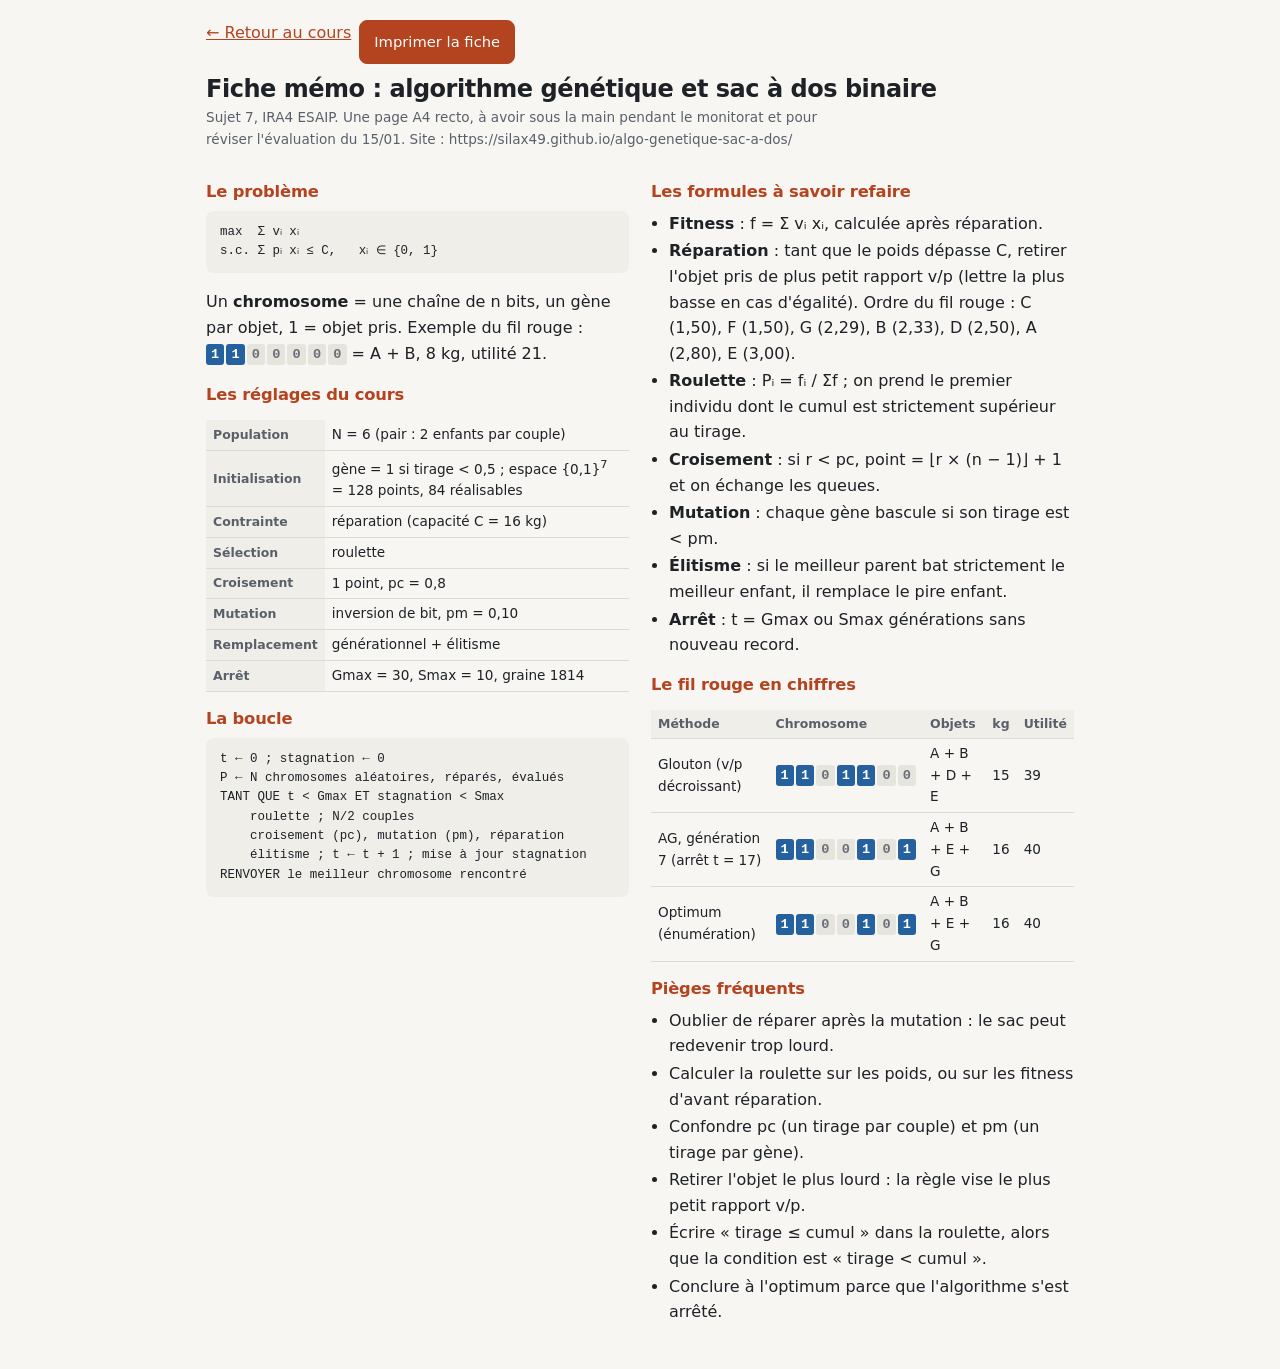
<file: memo.html>
<!doctype html>
<html lang="fr">
<head>
<meta charset="utf-8">
<meta name="viewport" content="width=device-width, initial-scale=1">
<title>Fiche mémo AG</title>
<meta name="description" content="Fiche mémo imprimable : algorithme génétique sur le sac à dos binaire (ESAIP, IRA4, sujet 7).">
<link rel="stylesheet" href="style.css">
<style>
.memo{max-width:900px;margin:0 auto;padding:20px 16px 40px}
.memo h1{font-size:1.5rem;margin:0 0 4px}
.memo .sous{color:var(--muted);font-size:.85rem;margin:0 0 14px}
.memo h2{font-size:1.02rem;margin:14px 0 6px;color:var(--accent)}
.memo .cols{display:grid;grid-template-columns:minmax(0,1fr) minmax(0,1fr);gap:0 22px}.memo .cols>div{min-width:0}.memo pre.algo{white-space:pre-wrap}
@media (max-width:700px){.memo .cols{grid-template-columns:1fr}}
.memo ul{margin:4px 0;padding-left:18px}.memo li{margin:2px 0}
.memo table{font-size:.85rem}.memo td,.memo th{padding:4px 7px;white-space:normal}
.memo pre.algo{font-size:.78rem;margin:6px 0}
.memo .barre{display:flex;flex-wrap:wrap;gap:8px;margin:0 0 12px}
@media print{
  @page{size:A4;margin:11mm}
  body{background:#fff;color:#000;font-size:10.5px;line-height:1.35}
  .memo{padding:0;max-width:none}.memo .barre{display:none}
  .memo h1{font-size:16px}.memo h2{font-size:12px;margin:8px 0 3px;color:#000}
  .memo .cols{grid-template-columns:1fr 1fr;gap:0 14px}
  .memo table{font-size:9.5px}.memo pre.algo{font-size:8.5px;background:#f2f2f2;padding:6px 8px}
  .chrom i{width:1.2em;height:1.35em}
  a{color:#000;text-decoration:none}
}
</style>
</head>
<body>
<main class="memo">
  <div class="barre"><a href="index.html">← Retour au cours</a><button type="button" class="p" onclick="window.print()">Imprimer la fiche</button></div>
  <h1>Fiche mémo : algorithme génétique et sac à dos binaire</h1>
  <p class="sous">Sujet 7, IRA4 ESAIP. Une page A4 recto, à avoir sous la main pendant le monitorat et pour réviser l'évaluation du 15/01. Site : https://silax49.github.io/algo-genetique-sac-a-dos/</p>

  <div class="cols">
  <div>
    <h2>Le problème</h2>
    <pre class="algo">max  Σ vᵢ xᵢ
s.c. Σ pᵢ xᵢ ≤ C,   xᵢ ∈ {0, 1}</pre>
    <p>Un <b>chromosome</b> = une chaîne de n bits, un gène par objet, 1 = objet pris. Exemple du fil rouge : <span id="mEx"></span>.</p>

    <h2>Les réglages du cours</h2>
    <div class="tab"><table id="mReg"></table></div>

    <h2>La boucle</h2>
    <pre class="algo">t ← 0 ; stagnation ← 0
P ← N chromosomes aléatoires, réparés, évalués
TANT QUE t &lt; Gmax ET stagnation &lt; Smax
    roulette ; N/2 couples
    croisement (pc), mutation (pm), réparation
    élitisme ; t ← t + 1 ; mise à jour stagnation
RENVOYER le meilleur chromosome rencontré</pre>
  </div>
  <div>
    <h2>Les formules à savoir refaire</h2>
    <ul>
      <li><b>Fitness</b> : f = Σ vᵢ xᵢ, calculée après réparation.</li>
      <li><b>Réparation</b> : tant que le poids dépasse C, retirer l'objet pris de plus petit rapport v/p (lettre la plus basse en cas d'égalité). Ordre du fil rouge : <span id="mOrdre"></span>.</li>
      <li><b>Roulette</b> : Pᵢ = fᵢ / Σf ; on prend le premier individu dont le cumul est strictement supérieur au tirage.</li>
      <li><b>Croisement</b> : si r &lt; pc, point = ⌊r × (n − 1)⌋ + 1 et on échange les queues.</li>
      <li><b>Mutation</b> : chaque gène bascule si son tirage est &lt; pm.</li>
      <li><b>Élitisme</b> : si le meilleur parent bat strictement le meilleur enfant, il remplace le pire enfant.</li>
      <li><b>Arrêt</b> : t = Gmax ou Smax générations sans nouveau record.</li>
    </ul>

    <h2>Le fil rouge en chiffres</h2>
    <div class="tab"><table id="mRes"></table></div>

    <h2>Pièges fréquents</h2>
    <ul>
      <li>Oublier de réparer après la mutation : le sac peut redevenir trop lourd.</li>
      <li>Calculer la roulette sur les poids, ou sur les fitness d'avant réparation.</li>
      <li>Confondre pc (un tirage par couple) et pm (un tirage par gène).</li>
      <li>Retirer l'objet le plus lourd : la règle vise le plus petit rapport v/p.</li>
      <li>Écrire « tirage ≤ cumul » dans la roulette, alors que la condition est « tirage &lt; cumul ».</li>
      <li>Conclure à l'optimum parce que l'algorithme s'est arrêté.</li>
    </ul>
  </div>
  </div>
</main>
<script src="js/ag.js"></script>
<script src="js/donnees.js"></script>
<script>
(function () {
  "use strict";
  const { FIL_ROUGE: PB, REGLAGES: R } = DONNEES;
  const $ = id => document.getElementById(id);
  const virg = (x, d) => x.toFixed(d).replace(".", ",");
  const chrom = g => '<span class="chrom">' + g.map(b => "<i" + (b ? ' class="u"' : "") + ">" + b + "</i>").join("") + "</span>";
  const sac = g => PB.objets.filter((_, i) => g[i]).map(o => o.id).join(" + ");
  const run = AG.executer(PB, R), gl = AG.glouton(PB), ex = AG.exact(PB);
  const g0 = [1, 1, 0, 0, 0, 0, 0], pv0 = AG.poidsValeur(g0, PB.objets);
  $("mEx").innerHTML = chrom(g0) + " = " + sac(g0) + ", " + pv0.p + " kg, utilité " + pv0.v;
  $("mOrdre").textContent = AG.ordreReparation(PB.objets).map(i => PB.objets[i].id + " (" + virg(PB.objets[i].v / PB.objets[i].p, 2) + ")").join(", ");
  const lignes = [
    ["Population", "N = " + R.N + " (pair : 2 enfants par couple)"],
    ["Initialisation", "gène = 1 si tirage &lt; 0,5 ; espace {0,1}<sup>" + PB.objets.length + "</sup> = " + ex.total + " points, " + ex.realisables + " réalisables"],
    ["Contrainte", "réparation (capacité C = " + PB.C + " kg)"],
    ["Sélection", "roulette"],
    ["Croisement", "1 point, pc = " + virg(R.pc, 1)],
    ["Mutation", "inversion de bit, pm = " + virg(R.pm, 2)],
    ["Remplacement", "générationnel + élitisme"],
    ["Arrêt", "Gmax = " + R.Gmax + ", Smax = " + R.Smax + ", graine " + R.graine]
  ];
  $("mReg").innerHTML = "<tbody>" + lignes.map(l => "<tr><th>" + l[0] + "</th><td>" + l[1] + "</td></tr>").join("") + "</tbody>";
  const res = [
    ["Glouton (v/p décroissant)", chrom(gl.g), sac(gl.g), gl.p, gl.f],
    ["AG, génération " + run.meilleur.generation + " (arrêt t = " + (run.generations.length - 1) + ")", chrom(run.meilleur.g), sac(run.meilleur.g), run.meilleur.p, run.meilleur.f],
    ["Optimum (énumération)", chrom(ex.g), sac(ex.g), ex.p, ex.f]
  ];
  $("mRes").innerHTML = "<thead><tr><th>Méthode</th><th>Chromosome</th><th>Objets</th><th>kg</th><th>Utilité</th></tr></thead><tbody>" +
    res.map(l => "<tr>" + l.map(c => "<td>" + c + "</td>").join("") + "</tr>").join("") + "</tbody>";
  window.__MEMO = { run, gl, ex };
})();
</script>
</body>
</html>
</file>
<file: style.css>
:root{--bg:#f7f6f2;--surface:#fff;--surface-2:#efeee8;--border:#dcdad1;--text:#1e2126;--muted:#5a606a;--accent:#b4431f;--accent-soft:#f8e2d8;--bleu:#25619e;--vert:#23804f;--gene1:#25619e;--gene1t:#fff;--gene0:#e5e4dd;--gene0t:#6a6f78;--mut:#c9831a;color-scheme:light}
@media (prefers-color-scheme:dark){:root:not([data-theme="light"]){--bg:#14161a;--surface:#1c1f25;--surface-2:#262a31;--border:#343943;--text:#e9e9e5;--muted:#a2a8b2;--accent:#f0875f;--accent-soft:#44281d;--bleu:#7fb2e6;--vert:#5cc48c;--gene1:#7fb2e6;--gene1t:#10202f;--gene0:#2d3139;--gene0t:#99a0aa;--mut:#eeb04f;color-scheme:dark}}
:root[data-theme="dark"]{--bg:#14161a;--surface:#1c1f25;--surface-2:#262a31;--border:#343943;--text:#e9e9e5;--muted:#a2a8b2;--accent:#f0875f;--accent-soft:#44281d;--bleu:#7fb2e6;--vert:#5cc48c;--gene1:#7fb2e6;--gene1t:#10202f;--gene0:#2d3139;--gene0t:#99a0aa;--mut:#eeb04f;color-scheme:dark}
*{box-sizing:border-box}html{scroll-behavior:smooth}
body{margin:0;background:var(--bg);color:var(--text);font:16px/1.6 system-ui,-apple-system,"Segoe UI",Roboto,sans-serif}
.wrap{max-width:900px;margin:0 auto;padding:0 16px}
a{color:var(--accent)}
header.hero{padding:44px 0 20px}
.hero .sur{font-size:.85rem;color:var(--muted);margin:0 0 8px}
h1{font-size:clamp(1.8rem,5vw,2.7rem);line-height:1.15;margin:0 0 12px;letter-spacing:-.02em}
.hero p.acc{font-size:1.1rem;max-width:62ch;margin:0}
nav.som{position:sticky;top:0;z-index:5;background:var(--bg);border-bottom:1px solid var(--border);margin-bottom:12px}
nav.som div{display:flex;gap:16px;overflow-x:auto;padding:10px 16px;max-width:900px;margin:0 auto;font-size:.88rem;white-space:nowrap}
nav.som a{color:var(--muted);text-decoration:none}nav.som a:hover{color:var(--accent)}
section{padding:26px 0;border-bottom:1px solid var(--border)}
h2{font-size:1.45rem;margin:0 0 10px;letter-spacing:-.01em}
h3{font-size:1.05rem;margin:22px 0 6px}
p{max-width:72ch}
.tab{overflow-x:auto;margin:12px 0}
table{border-collapse:collapse;font-size:.9rem;font-variant-numeric:tabular-nums;width:100%}
th,td{padding:6px 9px;border-bottom:1px solid var(--border);text-align:left;white-space:nowrap}
th{font-size:.78rem;color:var(--muted);font-weight:600;background:var(--surface-2)}
td.n,th.n{text-align:right}
tr.best td{background:var(--accent-soft)}
.chrom{display:inline-flex;gap:2px;font:600 .85rem ui-monospace,Menlo,Consolas,monospace;vertical-align:middle}
.chrom i{font-style:normal;width:1.35em;height:1.55em;display:flex;align-items:center;justify-content:center;border-radius:3px;background:var(--gene0);color:var(--gene0t)}
.chrom i.u{background:var(--gene1);color:var(--gene1t)}
.chrom i.m{outline:2px solid var(--mut);outline-offset:1px}
.chrom i.cut{margin-left:7px}
.card{background:var(--surface);border:1px solid var(--border);border-radius:10px;padding:16px;margin:14px 0}
details{background:var(--surface);border:1px solid var(--border);border-radius:10px;padding:10px 14px;margin:10px 0}
summary{cursor:pointer;font-weight:600}
details p,details ul{margin:8px 0}
.choix{color:var(--bleu);font-weight:600}
ul{padding-left:20px;max-width:72ch}
.reg{display:grid;grid-template-columns:repeat(auto-fit,minmax(135px,1fr));gap:10px;margin-bottom:12px}
.reg label{font-size:.82rem;color:var(--muted);display:block}
.reg input{width:100%;padding:7px 8px;font:inherit;border:1px solid var(--border);border-radius:6px;background:var(--surface-2);color:var(--text)}
.btns{display:flex;flex-wrap:wrap;gap:8px;margin:8px 0}
button{font:inherit;font-size:.92rem;padding:9px 14px;min-height:42px;border-radius:8px;border:1px solid var(--border);background:var(--surface-2);color:var(--text);cursor:pointer}
button:hover{border-color:var(--accent)}button.p{background:var(--accent);border-color:var(--accent);color:#fff}
:root:not([data-theme="light"]) button.p{color:#fff}
.stats{display:grid;grid-template-columns:repeat(auto-fit,minmax(120px,1fr));gap:8px;margin:12px 0}
.stat{background:var(--surface-2);border-radius:8px;padding:8px 10px}.stat b{display:block;font-size:1.2rem;font-variant-numeric:tabular-nums}.stat span{font-size:.76rem;color:var(--muted)}
.chart{height:250px}canvas{width:100%;height:100%;display:block}
.leg{display:flex;flex-wrap:wrap;gap:14px;font-size:.8rem;color:var(--muted);margin-top:6px}
.leg span::before{content:"";display:inline-block;width:16px;height:3px;background:var(--c);margin-right:6px;vertical-align:middle}
.note{font-size:.86rem;color:var(--muted)}
pre.algo{background:var(--surface-2);border-radius:8px;padding:12px 14px;overflow-x:auto;font:.84rem/1.55 ui-monospace,Menlo,Consolas,monospace}
footer{padding:26px 0 44px;font-size:.84rem;color:var(--muted)}
figure{margin:14px 0}figure img{max-width:100%;height:auto;border:1px solid var(--border);border-radius:8px}figcaption{font-size:.82rem;color:var(--muted)}
.chrom i.s1{box-shadow:inset 0 -4px 0 var(--accent)}.chrom i.s2{box-shadow:inset 0 -4px 0 var(--vert)}
.chrom i.r{opacity:.45;text-decoration:line-through}
.an-l{display:flex;flex-wrap:wrap;align-items:center;gap:8px;margin:8px 0}.an-lab{min-width:4.6em;font-size:.84rem;color:var(--muted)}.an-p{font-size:.84rem;color:var(--muted)}
#anEtape{font-weight:600;margin:6px 0 2px}#anTexte{min-height:3.2em}
button[aria-pressed="true"]{border-color:var(--accent);background:var(--accent-soft)}
.qz{padding:12px 14px}.qz-q{margin:0 0 6px}.qz-e{margin:8px 0 0;font-size:.92rem}
button.bon{border-color:var(--vert);box-shadow:inset 0 0 0 1px var(--vert)}button.faux{border-color:var(--accent);text-decoration:line-through}
button:disabled{cursor:default}
.df-grille{display:grid;grid-template-columns:repeat(auto-fill,minmax(150px,1fr));gap:8px;margin-bottom:10px}
.df-o{text-align:left;display:flex;flex-direction:column;gap:2px}.df-pv{font-size:.8rem;color:var(--muted)}
.df-trop{color:var(--accent)}#dfMsg{min-height:3em}
.pg-l{margin:6px 0 0;padding-left:22px}.pg-l li{margin:6px 0}.pg-l button{width:100%;text-align:left;min-height:0;padding:7px 10px}
@media print{#animation .btns,#quiz .btns button:not(.bon){display:none}
nav.som,#simulateur .btns,#simulateur .reg{display:none}details{border:0}details>*{display:block}}
</file>
